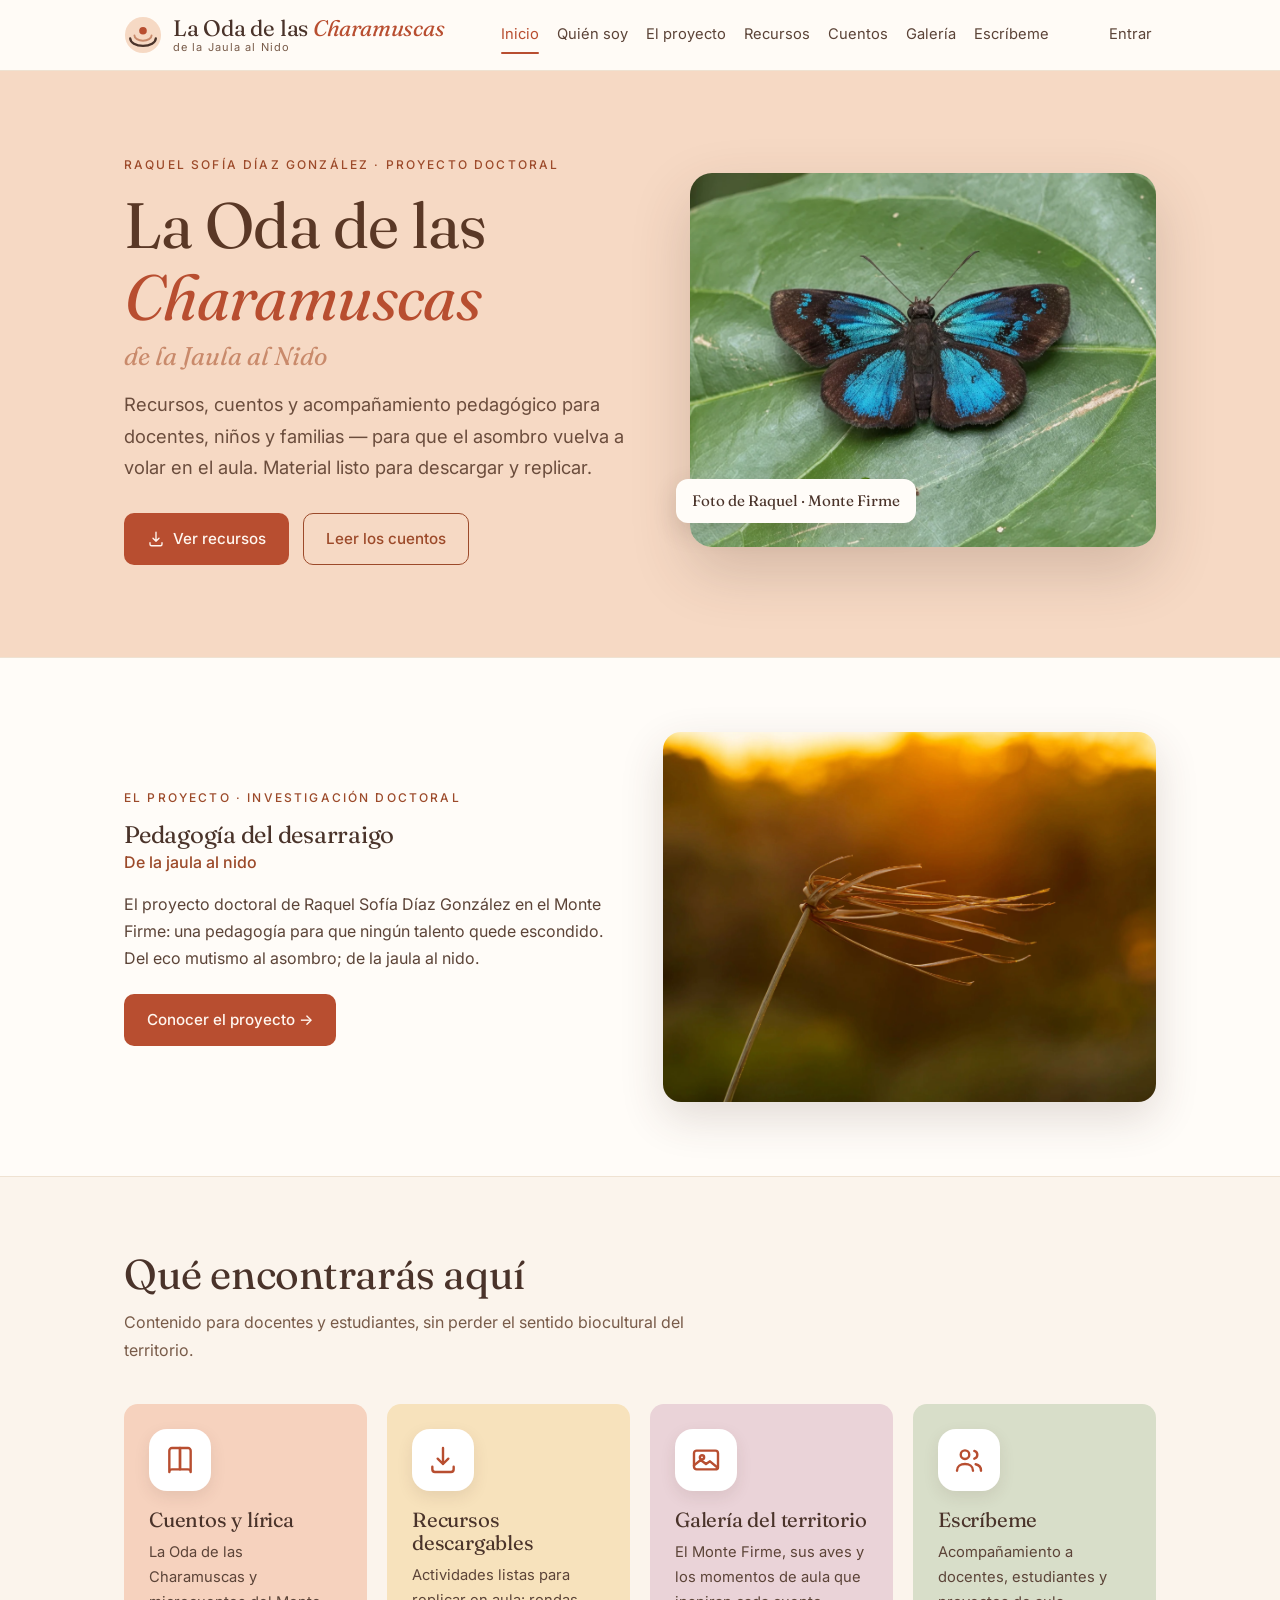
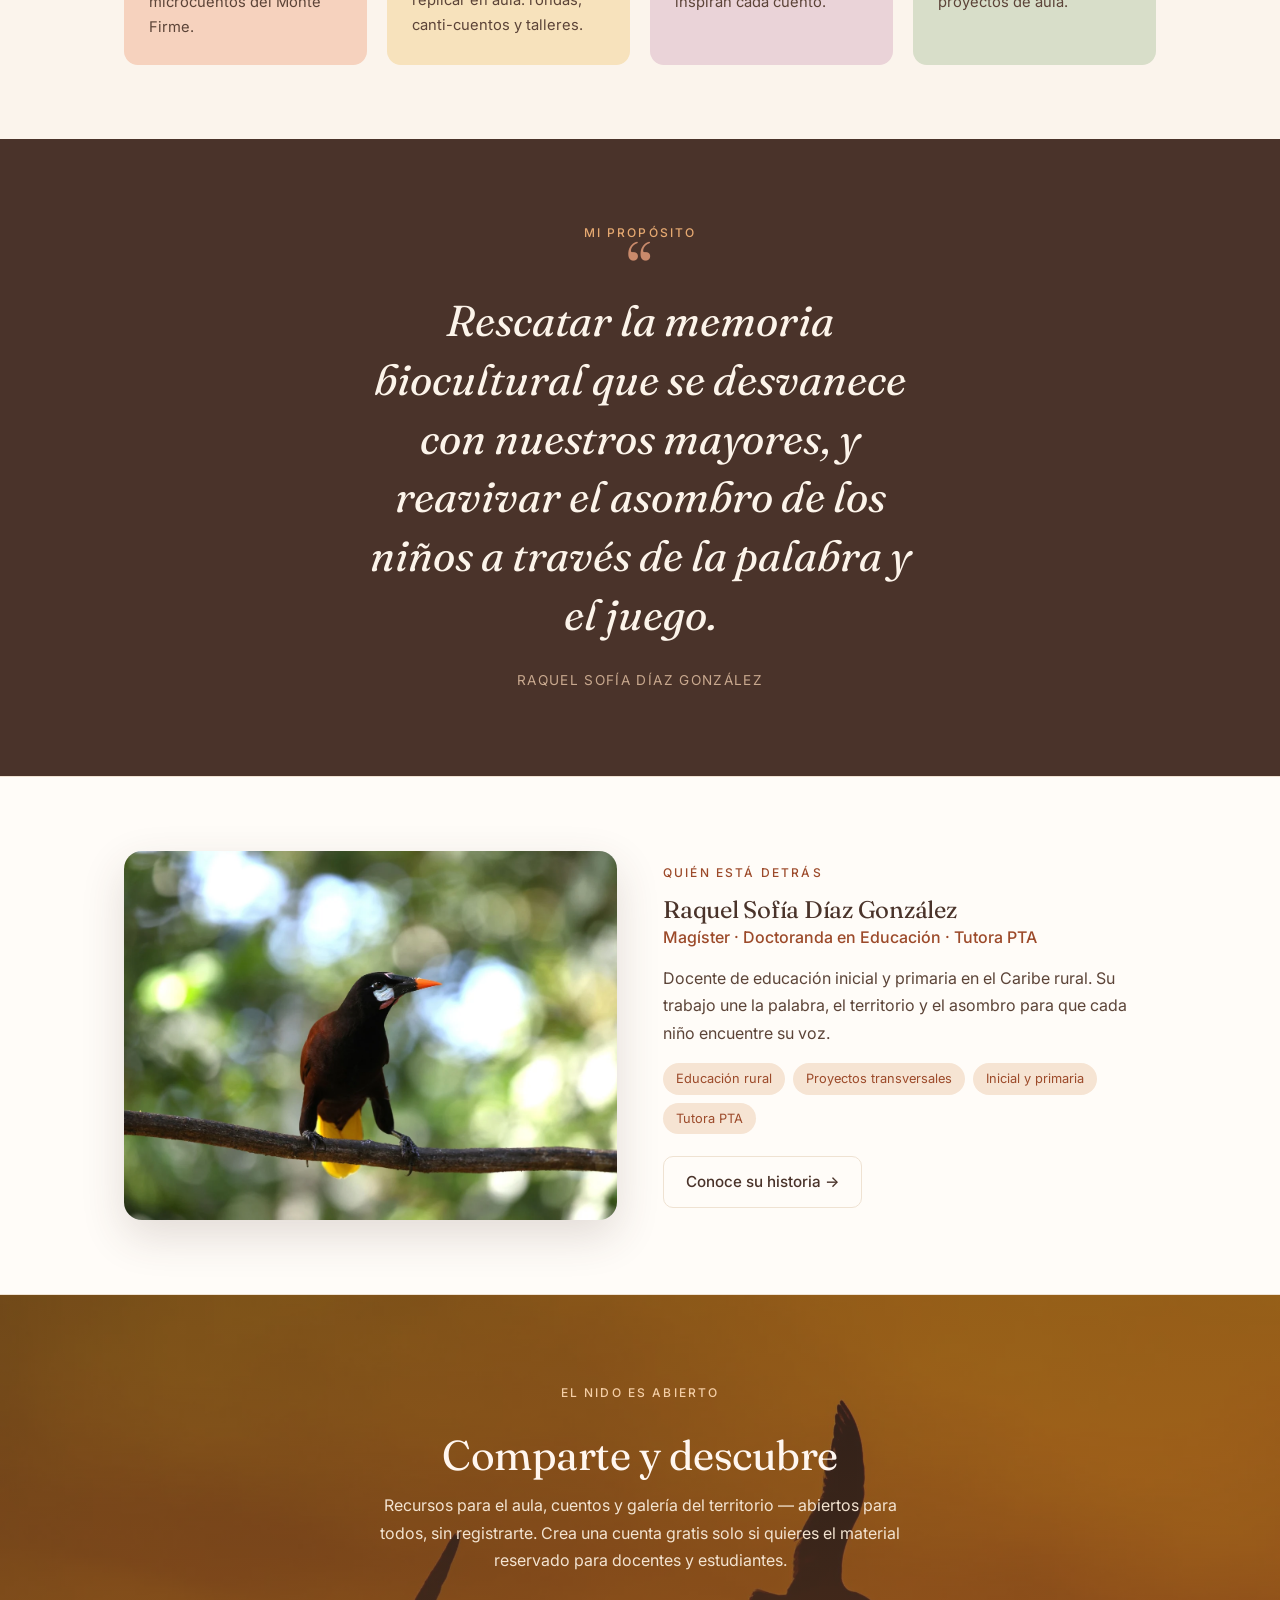
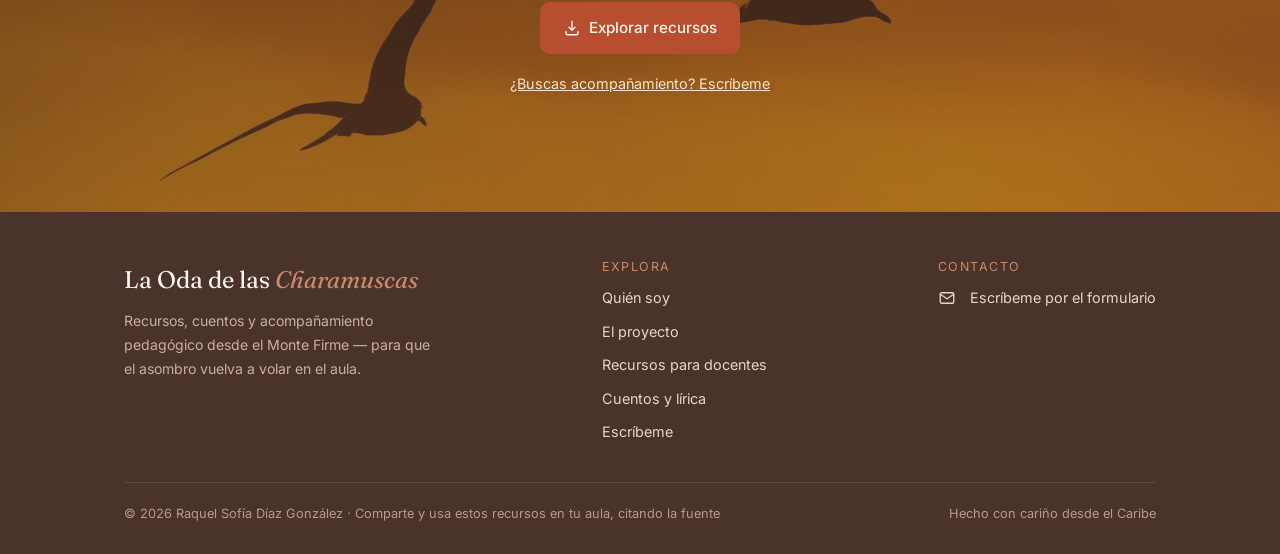
<file: index.html>
<!DOCTYPE html>
<html lang="es">
<head>
  <meta charset="UTF-8">
  <meta name="viewport" content="width=device-width, initial-scale=1">
  <title>La Oda de las Charamuscas · Raquel Sofía Díaz González — de la Jaula al Nido</title>
  <meta name="description" content="Recursos, cuentos y acompañamiento pedagógico desde el Monte Firme. Material para docentes, actividades para niños y un espacio para compartir.">
  <link rel="icon" href="assets/favicon.svg" type="image/svg+xml">
  <link rel="apple-touch-icon" href="assets/apple-touch-icon.png">
  <meta property="og:type" content="website">
  <meta property="og:title" content="La Oda de las Charamuscas · Raquel Sofía Díaz González">
  <meta property="og:description" content="Recursos, cuentos y acompañamiento pedagógico desde el Monte Firme. Material para docentes, actividades para niños y asesorías.">
  <meta property="og:image" content="https://laodadelascharamuscas.com/assets/og.png">
  <meta property="og:image:width" content="1200">
  <meta property="og:image:height" content="630">
  <meta property="og:url" content="https://laodadelascharamuscas.com/">
  <meta name="twitter:card" content="summary_large_image">
  <link rel="preconnect" href="https://fonts.googleapis.com">
  <link rel="preconnect" href="https://fonts.gstatic.com" crossorigin>
  <link href="https://fonts.googleapis.com/css2?family=Fraunces:ital,opsz,wght@0,9..144,400;0,9..144,500;1,9..144,400&family=Inter:wght@400;500;600&display=swap" rel="stylesheet">
  <link rel="stylesheet" href="css/styles.css?v=31">
</head>
<body data-page="index">
  <div data-include="partials/header.html?v=31"></div>

  <section class="hero">
    <div class="container hero-split">
      <div class="hero-copy">
        <p class="eyebrow">Raquel Sofía Díaz González · Proyecto doctoral</p>
        <h1 class="hero-title">La Oda de las <em>Charamuscas</em></h1>
        <p class="hero-tagline">de la Jaula al Nido</p>
        <p class="lead" data-edit="hero_subtitle">Recursos, cuentos y acompañamiento pedagógico para docentes, niños y familias — para que el asombro vuelva a volar en el aula. Material listo para descargar y replicar.</p>
        <div class="actions">
          <a class="btn btn-primary" href="recursos">
            <svg class="ico" viewBox="0 0 24 24" fill="none" stroke="currentColor" stroke-width="1.8" stroke-linecap="round" stroke-linejoin="round" aria-hidden="true"><path d="M12 3v12m0 0l-4-4m4 4l4-4M4 17v2a2 2 0 0 0 2 2h12a2 2 0 0 0 2-2v-2"/></svg>
            Ver recursos
          </a>
          <a class="btn btn-ghost" href="cuentos">Leer los cuentos</a>
        </div>
      </div>
      <figure class="hero-figure">
        <img src="assets/img/mariposa-hero.webp" alt="Mariposa azul posada en una hoja del Monte Firme, fotografía de Raquel" width="1152" height="864" data-edit-img="hero_image">
        <span class="tagpill" data-edit="hero_caption">Foto de Raquel · Monte Firme</span>
      </figure>
    </div>
  </section>

  <section class="section alt">
    <div class="container">
      <div class="feature rev reveal">
        <img src="assets/img/band-charamusca.webp" alt="Charamuscas doradas mecidas por la luz del atardecer" width="1400" height="933">
        <div class="feature-txt">
          <p class="eyebrow">El proyecto · Investigación doctoral</p>
          <h2>Pedagogía del desarraigo</h2>
          <p class="role">De la jaula al nido</p>
          <p>El proyecto doctoral de Raquel Sofía Díaz González en el Monte Firme: una pedagogía para que ningún talento quede escondido. Del eco mutismo al asombro; de la jaula al nido.</p>
          <div style="margin-top:22px"><a class="btn btn-primary" href="proyecto">Conocer el proyecto →</a></div>
        </div>
      </div>
    </div>
  </section>

  <section class="section">
    <div class="container">
      <div class="section-head reveal">
        <h2>Qué encontrarás aquí</h2>
        <p>Contenido para docentes y estudiantes, sin perder el sentido biocultural del territorio.</p>
      </div>
      <div class="grid grid-4">
        <a class="card acc-cuentos reveal" href="cuentos">
          <div class="ico-box"><svg viewBox="0 0 24 24" fill="none" stroke="currentColor" stroke-width="1.8" stroke-linecap="round" stroke-linejoin="round" aria-hidden="true"><path d="M4 5a2 2 0 0 1 2-2h6v16H6a2 2 0 0 0-2 2V5z"/><path d="M20 5a2 2 0 0 0-2-2h-6v16h6a2 2 0 0 1 2 2V5z"/></svg></div>
          <h3>Cuentos y lírica</h3>
          <p>La Oda de las Charamuscas y microcuentos del Monte Firme.</p>
        </a>
        <a class="card acc-recursos reveal" href="recursos">
          <div class="ico-box"><svg viewBox="0 0 24 24" fill="none" stroke="currentColor" stroke-width="1.8" stroke-linecap="round" stroke-linejoin="round" aria-hidden="true"><path d="M12 3v12m0 0l-4-4m4 4l4-4M4 17v2a2 2 0 0 0 2 2h12a2 2 0 0 0 2-2v-2"/></svg></div>
          <h3>Recursos descargables</h3>
          <p>Actividades listas para replicar en aula: rondas, canti-cuentos y talleres.</p>
        </a>
        <a class="card acc-ninos reveal" href="galeria">
          <div class="ico-box"><svg viewBox="0 0 24 24" fill="none" stroke="currentColor" stroke-width="1.8" stroke-linecap="round" stroke-linejoin="round" aria-hidden="true"><rect x="3" y="5" width="18" height="14" rx="2"/><circle cx="9" cy="10" r="1.6"/><path d="M3 16l5-4 4 3 3-2 6 5"/></svg></div>
          <h3>Galería del territorio</h3>
          <p>El Monte Firme, sus aves y los momentos de aula que inspiran cada cuento.</p>
        </a>
        <a class="card acc-asesorias reveal" href="asesorias">
          <div class="ico-box"><svg viewBox="0 0 24 24" fill="none" stroke="currentColor" stroke-width="1.8" stroke-linecap="round" stroke-linejoin="round" aria-hidden="true"><circle cx="9" cy="8" r="3.2"/><path d="M3 20c0-3.3 2.7-5 6-5s6 1.7 6 5"/><path d="M16 5.2A3 3 0 0 1 16 11M21 20c0-2.6-1.5-4.3-4-4.8"/></svg></div>
          <h3>Escríbeme</h3>
          <p>Acompañamiento a docentes, estudiantes y proyectos de aula.</p>
        </a>
      </div>
    </div>
  </section>

  <section class="manifiesto">
    <div class="container reveal">
      <p class="eyebrow">Mi propósito</p>
      <span class="qmark" aria-hidden="true">&ldquo;</span>
      <p class="frase" data-edit="proposito">Rescatar la memoria biocultural que se desvanece con nuestros mayores, y reavivar el asombro de los niños a través de la palabra y el juego.</p>
      <p class="firma">RAQUEL SOFÍA DÍAZ GONZÁLEZ</p>
    </div>
  </section>

  <section class="section alt">
    <div class="container">
      <div class="feature reveal">
        <img src="assets/img/feature-monte.webp" alt="Oropéndola posada en una rama del bosque seco del Monte Firme" width="1000" height="667">
        <div class="feature-txt">
          <p class="eyebrow">Quién está detrás</p>
          <h2>Raquel Sofía Díaz González</h2>
          <p class="role">Magíster · Doctoranda en Educación · Tutora PTA</p>
          <p>Docente de educación inicial y primaria en el Caribe rural. Su trabajo une la palabra, el territorio y el asombro para que cada niño encuentre su voz.</p>
          <div class="chips" style="margin-top:16px">
            <span class="chip">Educación rural</span>
            <span class="chip">Proyectos transversales</span>
            <span class="chip">Inicial y primaria</span>
            <span class="chip">Tutora PTA</span>
          </div>
          <div style="margin-top:22px"><a class="btn btn-light" href="quien-soy">Conoce su historia →</a></div>
        </div>
      </div>
    </div>
  </section>

  <section class="section" data-show-if="colaboradores" style="display:none">
    <div class="container reveal" style="text-align:center;max-width:62ch;margin:0 auto">
      <p class="eyebrow">Colaboradores</p>
      <h2 style="font-size:clamp(1.5rem,3.5vw,2.1rem);margin-bottom:14px">Quienes hacen posible este nido</h2>
      <p style="color:var(--text)" data-edit="colaboradores"></p>
    </div>
  </section>

  <section class="cta-band" style="background-image:url('assets/img/band-vuelo.webp')">
    <div class="container reveal">
      <p class="eyebrow">El nido es abierto</p>
      <h2>Comparte y descubre</h2>
      <p>Recursos para el aula, cuentos y galería del territorio — abiertos para todos, sin registrarte. Crea una cuenta gratis solo si quieres el material reservado para docentes y estudiantes.</p>
      <a class="btn btn-primary" href="recursos">
        <svg class="ico" viewBox="0 0 24 24" fill="none" stroke="currentColor" stroke-width="1.8" stroke-linecap="round" stroke-linejoin="round" aria-hidden="true"><path d="M12 3v12m0 0l-4-4m4 4l4-4M4 17v2a2 2 0 0 0 2 2h12a2 2 0 0 0 2-2v-2"/></svg>
        Explorar recursos
      </a>
      <p style="margin-top:18px;font-size:.9rem"><a href="asesorias" style="color:#F3E3D0;text-decoration:underline">¿Buscas acompañamiento? Escríbeme</a></p>
    </div>
  </section>

  <div data-include="partials/footer.html?v=31"></div>

  <script src="js/config.js?v=31"></script>
  <script src="js/store.js?v=31"></script>
  <script src="js/main.js?v=31"></script>
</body>
</html>
</file>
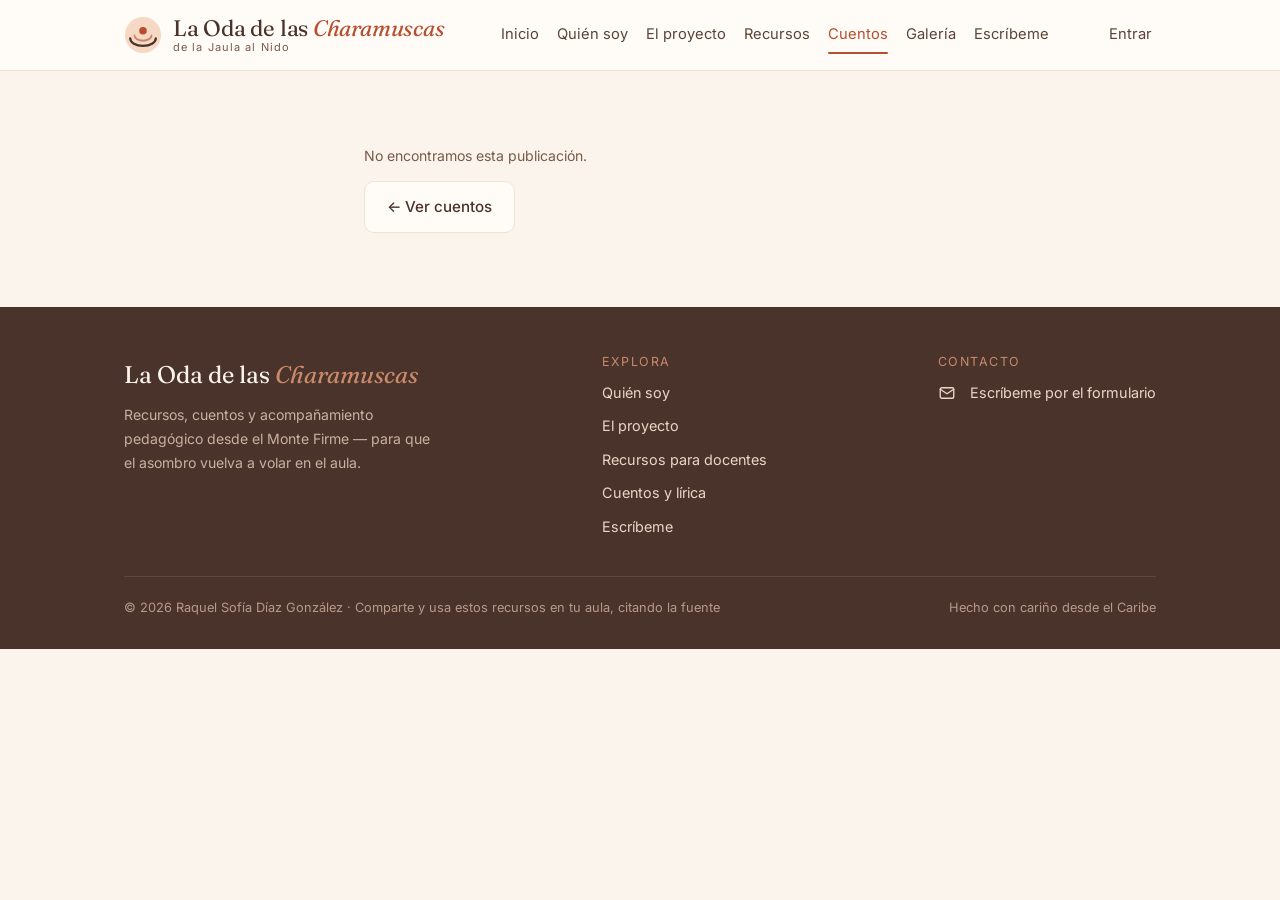
<file: articulo.html>
<!DOCTYPE html>
<html lang="es">
<head>
  <meta charset="UTF-8">
  <meta name="viewport" content="width=device-width, initial-scale=1">
  <title>Lectura · La Oda de las Charamuscas</title>
  <meta name="description" content="Cuentos y artículos de Raquel Sofía Díaz González.">
  <link rel="icon" href="assets/favicon.svg" type="image/svg+xml">
  <link rel="apple-touch-icon" href="assets/apple-touch-icon.png">
  <link href="https://fonts.googleapis.com/css2?family=Fraunces:ital,opsz,wght@0,9..144,400;0,9..144,500;1,9..144,400&family=Inter:wght@400;500;600&display=swap" rel="stylesheet">
  <link rel="stylesheet" href="css/styles.css?v=31">
</head>
<body data-page="cuentos">
  <div data-include="partials/header.html?v=31"></div>

  <section class="section">
    <div id="article"><div class="container"><p class="note">Cargando…</p></div></div>
  </section>

  <div data-include="partials/footer.html?v=31"></div>

  <script src="js/config.js?v=31"></script>
  <script src="js/store.js?v=31"></script>
  <script src="js/public.js?v=31"></script>
  <script src="js/main.js?v=31"></script>
</body>
</html>
</file>
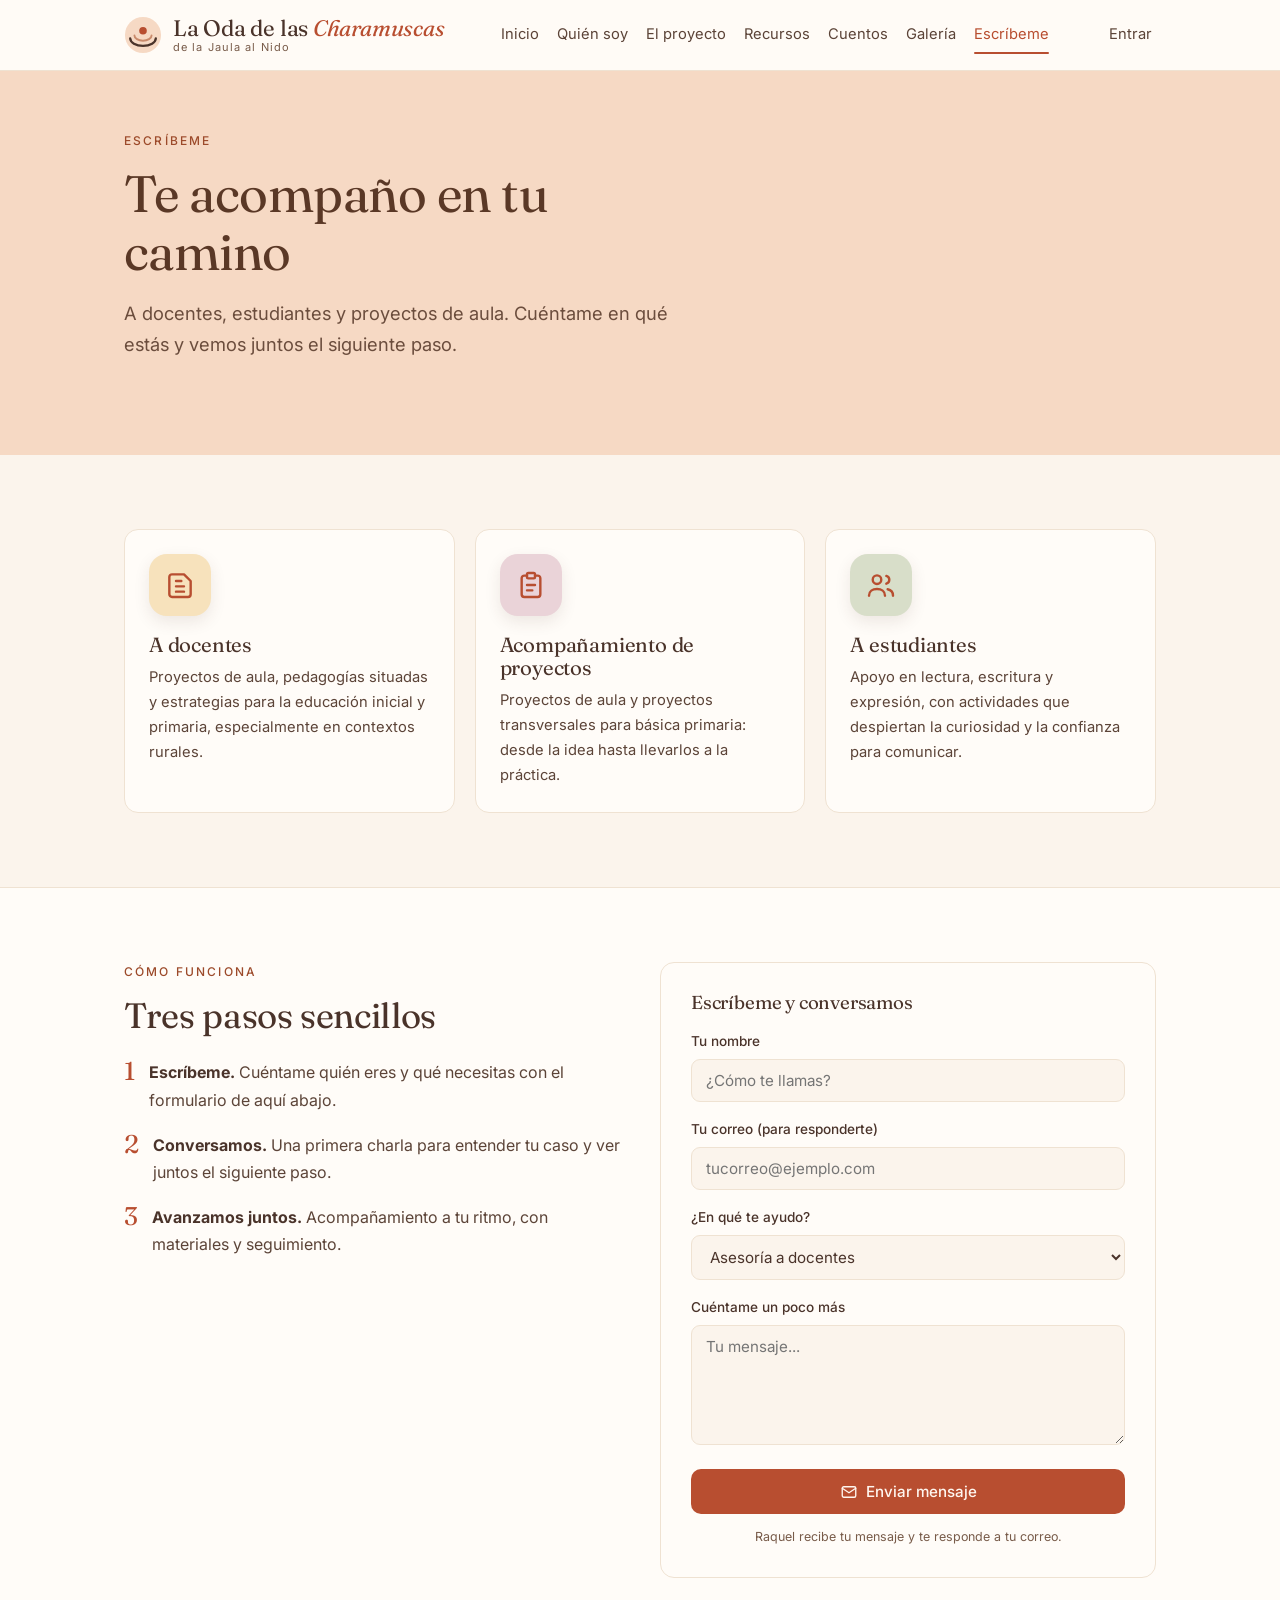
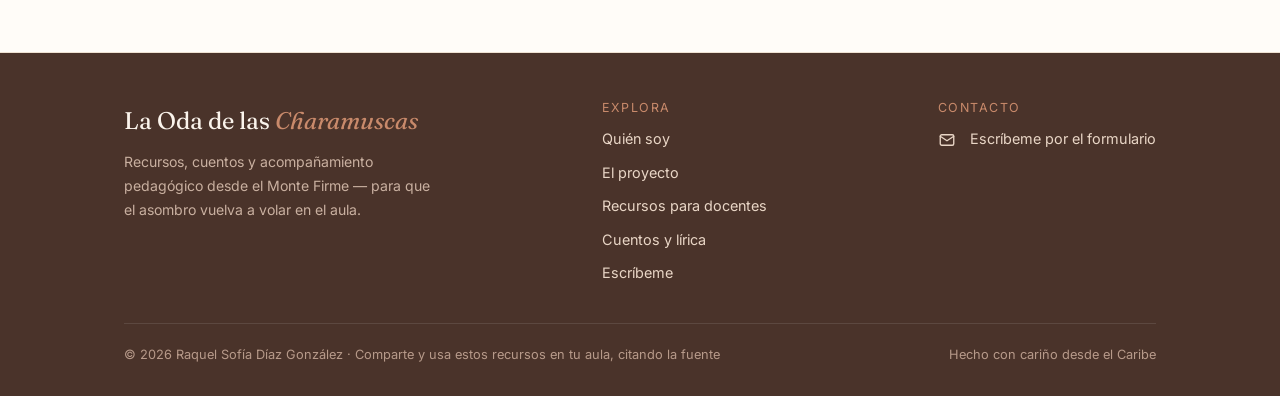
<file: asesorias.html>
<!DOCTYPE html>
<html lang="es">
<head>
  <meta charset="UTF-8">
  <meta name="viewport" content="width=device-width, initial-scale=1">
  <title>Escríbeme · Raquel Sofía Díaz González</title>
  <meta name="description" content="Asesorías a docentes y apoyo a estudiantes en educación rural y proyectos de aula. Escríbeme por el formulario y te respondo a tu correo.">
  <link rel="icon" href="assets/favicon.svg" type="image/svg+xml">
  <link rel="apple-touch-icon" href="assets/apple-touch-icon.png">
  <meta property="og:type" content="website">
  <meta property="og:title" content="Escríbeme · Raquel Sofía Díaz González">
  <meta property="og:description" content="Asesorías a docentes y apoyo a estudiantes en educación rural y proyectos de aula.">
  <meta property="og:image" content="https://laodadelascharamuscas.com/assets/og.png">
  <meta property="og:image:width" content="1200">
  <meta property="og:image:height" content="630">
  <meta property="og:url" content="https://laodadelascharamuscas.com/asesorias">
  <meta name="twitter:card" content="summary_large_image">
  <link rel="preconnect" href="https://fonts.googleapis.com">
  <link rel="preconnect" href="https://fonts.gstatic.com" crossorigin>
  <link href="https://fonts.googleapis.com/css2?family=Fraunces:ital,opsz,wght@0,9..144,400;0,9..144,500;1,9..144,400&family=Inter:wght@400;500;600&display=swap" rel="stylesheet">
  <link rel="stylesheet" href="css/styles.css?v=31">
</head>
<body data-page="asesorias">
  <div data-include="partials/header.html?v=31"></div>

  <section class="hero" style="padding:60px 0 64px">
    <div class="container">
      <p class="eyebrow">Escríbeme</p>
      <h1 style="font-size:clamp(2rem,5vw,3.2rem)">Te acompaño en tu camino</h1>
      <p class="lead" style="color:#6B4D3D">A docentes, estudiantes y proyectos de aula. Cuéntame en qué estás y vemos juntos el siguiente paso.</p>
    </div>
  </section>

  <section class="section">
    <div class="container">
      <div class="grid grid-3">
        <div class="card reveal">
          <div class="ico-box" style="background:var(--acc-recursos)"><svg viewBox="0 0 24 24" fill="none" stroke="currentColor" stroke-width="1.8" stroke-linecap="round" stroke-linejoin="round" aria-hidden="true"><path d="M4 19V6a2 2 0 0 1 2-2h9l5 5v10a2 2 0 0 1-2 2H6a2 2 0 0 1-2-2z"/><path d="M9 9h4M9 13h6M9 17h6"/></svg></div>
          <h3>A docentes</h3>
          <p>Proyectos de aula, pedagogías situadas y estrategias para la educación inicial y primaria, especialmente en contextos rurales.</p>
        </div>
        <div class="card reveal">
          <div class="ico-box" style="background:var(--acc-ninos)"><svg viewBox="0 0 24 24" fill="none" stroke="currentColor" stroke-width="1.8" stroke-linecap="round" stroke-linejoin="round" aria-hidden="true"><path d="M9 5H7a2 2 0 0 0-2 2v12a2 2 0 0 0 2 2h10a2 2 0 0 0 2-2V7a2 2 0 0 0-2-2h-2"/><rect x="9" y="3" width="6" height="4" rx="1"/><path d="M9 12h6M9 16h4"/></svg></div>
          <h3>Acompañamiento de proyectos</h3>
          <p>Proyectos de aula y proyectos transversales para básica primaria: desde la idea hasta llevarlos a la práctica.</p>
        </div>
        <div class="card reveal">
          <div class="ico-box" style="background:var(--acc-asesorias)"><svg viewBox="0 0 24 24" fill="none" stroke="currentColor" stroke-width="1.8" stroke-linecap="round" stroke-linejoin="round" aria-hidden="true"><circle cx="9" cy="8" r="3.2"/><path d="M3 20c0-3.3 2.7-5 6-5s6 1.7 6 5"/><path d="M16 5.2A3 3 0 0 1 16 11M21 20c0-2.6-1.5-4.3-4-4.8"/></svg></div>
          <h3>A estudiantes</h3>
          <p>Apoyo en lectura, escritura y expresión, con actividades que despiertan la curiosidad y la confianza para comunicar.</p>
        </div>
      </div>
    </div>
  </section>

  <section class="section alt">
    <div class="container">
      <div class="grid grid-2" style="align-items:start;gap:40px">
        <div class="reveal">
          <p class="eyebrow">Cómo funciona</p>
          <h2 style="font-size:clamp(1.6rem,3.5vw,2.2rem);margin-bottom:24px">Tres pasos sencillos</h2>
          <div style="display:grid;gap:18px">
            <div style="display:flex;gap:14px"><span style="font-family:var(--serif);font-size:1.6rem;color:var(--primary);line-height:1">1</span><p><strong style="color:var(--ink)">Escríbeme.</strong> Cuéntame quién eres y qué necesitas con el formulario de aquí abajo.</p></div>
            <div style="display:flex;gap:14px"><span style="font-family:var(--serif);font-size:1.6rem;color:var(--primary);line-height:1">2</span><p><strong style="color:var(--ink)">Conversamos.</strong> Una primera charla para entender tu caso y ver juntos el siguiente paso.</p></div>
            <div style="display:flex;gap:14px"><span style="font-family:var(--serif);font-size:1.6rem;color:var(--primary);line-height:1">3</span><p><strong style="color:var(--ink)">Avanzamos juntos.</strong> Acompañamiento a tu ritmo, con materiales y seguimiento.</p></div>
          </div>
        </div>

        <div class="form-wrap reveal">
          <h3 style="margin-bottom:16px">Escríbeme y conversamos</h3>
          <form id="asesoriaForm">
            <div class="field">
              <label for="nombre">Tu nombre</label>
              <input id="nombre" name="nombre" type="text" placeholder="¿Cómo te llamas?" required>
            </div>
            <div class="field">
              <label for="correo">Tu correo (para responderte)</label>
              <input id="correo" name="correo" type="email" placeholder="tucorreo@ejemplo.com" required>
            </div>
            <div class="field">
              <label for="tipo">¿En qué te ayudo?</label>
              <select id="tipo" name="tipo">
                <option>Asesoría a docentes</option>
                <option>Acompañamiento de proyectos</option>
                <option>Asesoría a estudiantes</option>
                <option>Otra cosa</option>
              </select>
            </div>
            <div class="field">
              <label for="mensaje">Cuéntame un poco más</label>
              <textarea id="mensaje" name="mensaje" placeholder="Tu mensaje..."></textarea>
            </div>
            <button class="btn btn-primary" type="submit" style="width:100%;justify-content:center">
              <svg class="ico" viewBox="0 0 24 24" fill="none" stroke="currentColor" stroke-width="1.8" stroke-linecap="round" stroke-linejoin="round" aria-hidden="true"><rect x="3" y="5" width="18" height="14" rx="2"/><path d="M3 7l9 6 9-6"/></svg>
              Enviar mensaje
            </button>
            <p style="font-size:.78rem;color:var(--muted);text-align:center;margin-top:12px">Raquel recibe tu mensaje y te responde a tu correo.</p>
            <div id="formMsg" class="msg" style="display:none;margin-top:12px"></div>
          </form>
        </div>
      </div>
    </div>
  </section>

  <div data-include="partials/footer.html?v=31"></div>
  <script src="js/config.js?v=31"></script>
  <script src="js/store.js?v=31"></script>
  <script src="js/main.js?v=31"></script>
</body>
</html>
</file>
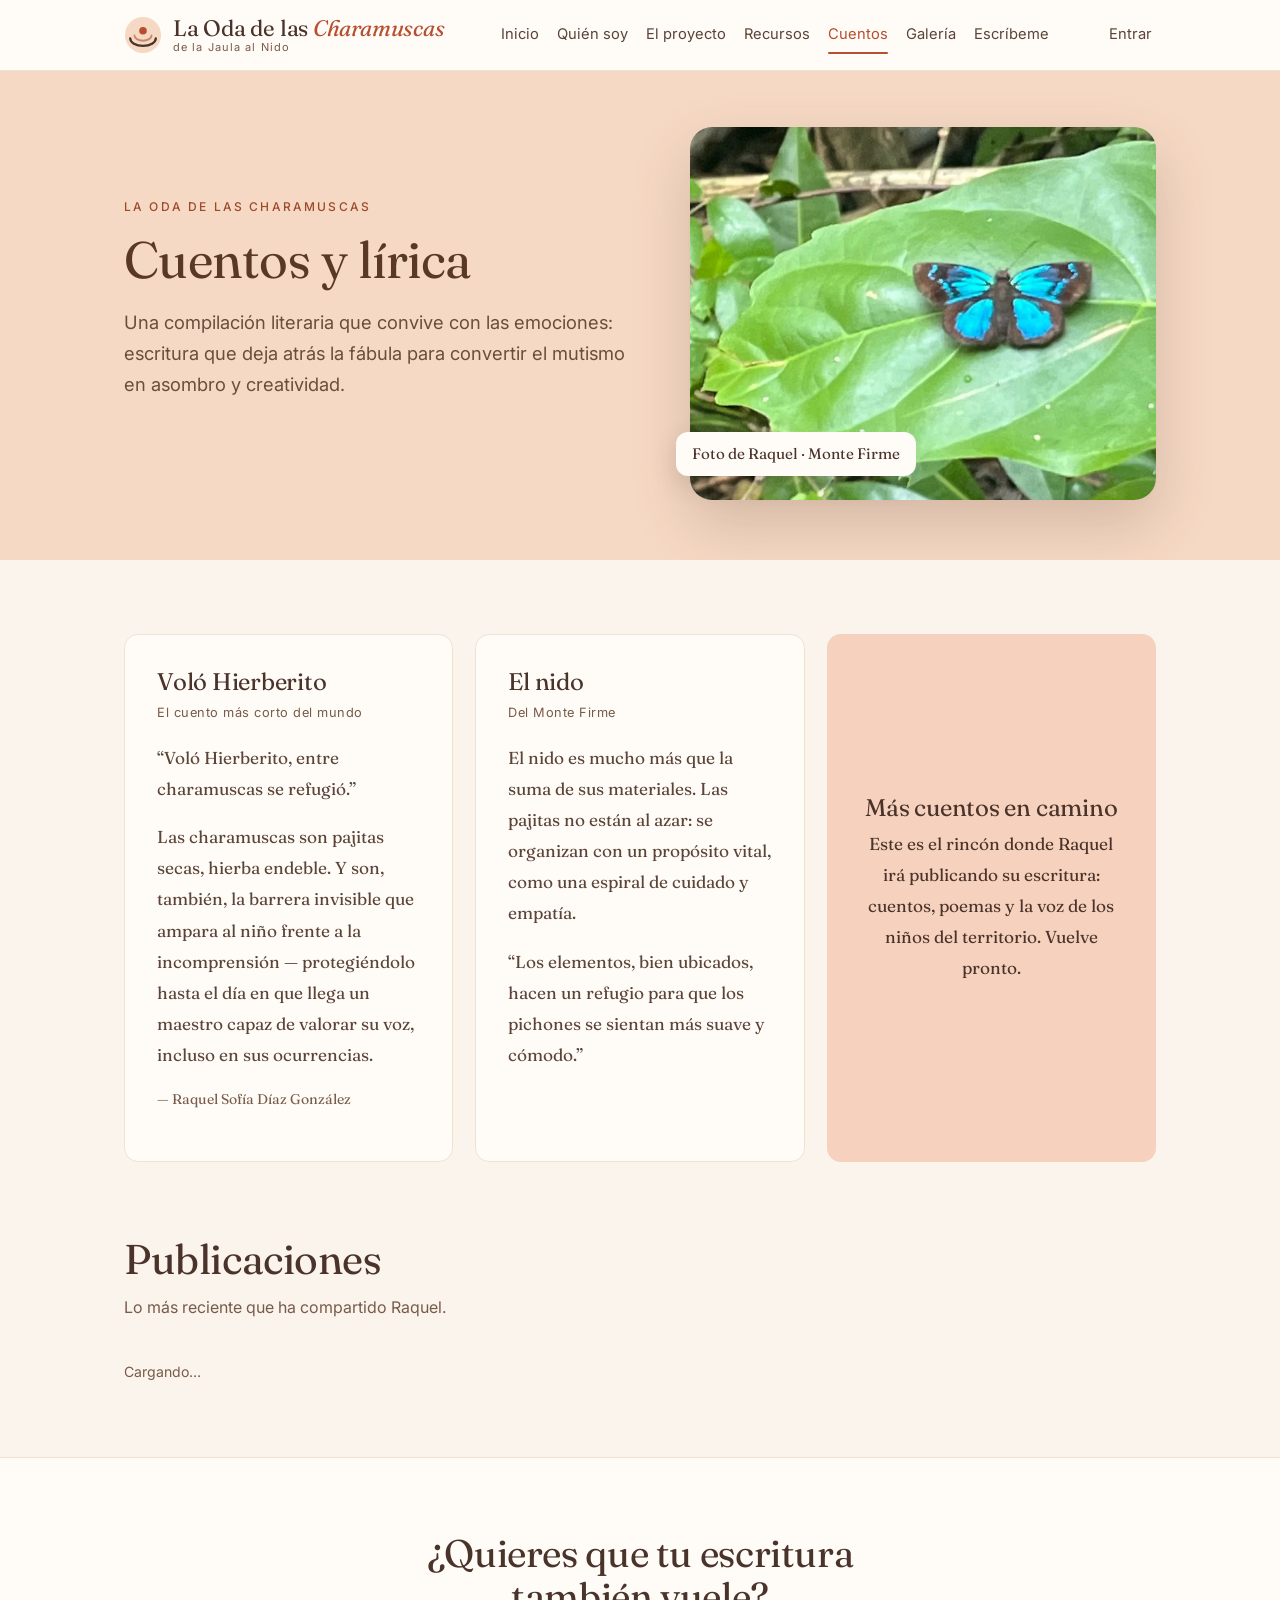
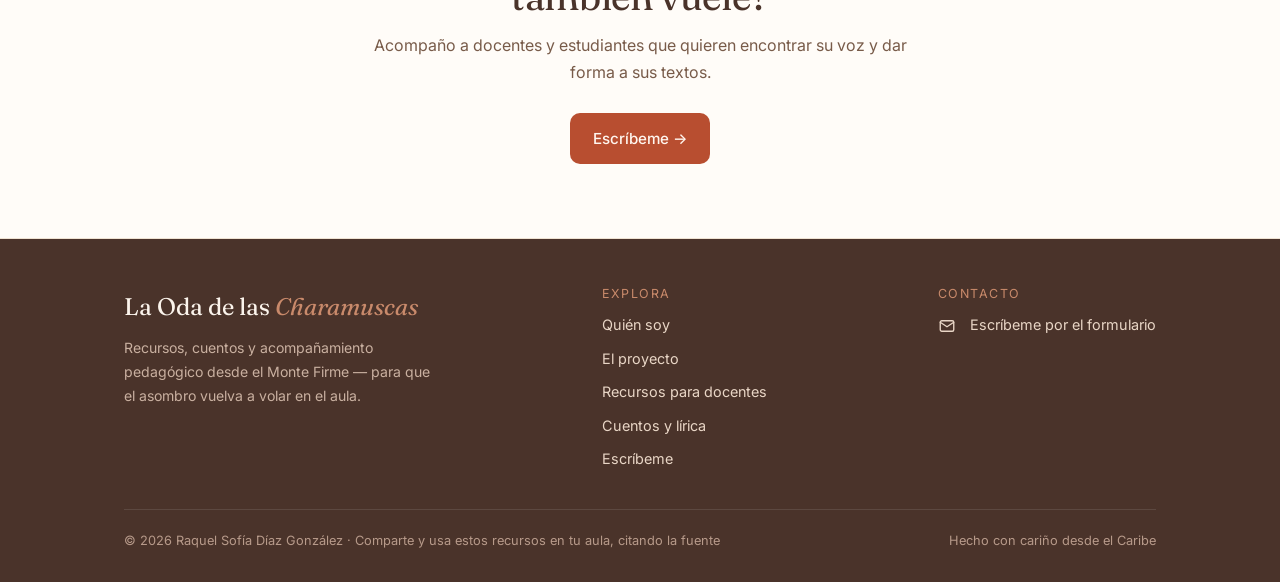
<file: cuentos.html>
<!DOCTYPE html>
<html lang="es">
<head>
  <meta charset="UTF-8">
  <meta name="viewport" content="width=device-width, initial-scale=1">
  <title>Cuentos y lírica · La Oda de las Charamuscas</title>
  <meta name="description" content="La Oda de las Charamuscas y microcuentos del Monte Firme. La voz literaria de Raquel Sofía Díaz González: escritura que convierte el mutismo en asombro.">
  <link rel="icon" href="assets/favicon.svg" type="image/svg+xml">
  <link rel="apple-touch-icon" href="assets/apple-touch-icon.png">
  <meta property="og:type" content="website">
  <meta property="og:title" content="Cuentos y lírica · La Oda de las Charamuscas">
  <meta property="og:description" content="La Oda de las Charamuscas y microcuentos del Monte Firme. La voz literaria de Raquel Sofía Díaz González.">
  <meta property="og:image" content="https://laodadelascharamuscas.com/assets/og.png">
  <meta property="og:image:width" content="1200">
  <meta property="og:image:height" content="630">
  <meta property="og:url" content="https://laodadelascharamuscas.com/cuentos">
  <meta name="twitter:card" content="summary_large_image">
  <link rel="preconnect" href="https://fonts.googleapis.com">
  <link rel="preconnect" href="https://fonts.gstatic.com" crossorigin>
  <link href="https://fonts.googleapis.com/css2?family=Fraunces:ital,opsz,wght@0,9..144,400;0,9..144,500;1,9..144,400&family=Inter:wght@400;500;600&display=swap" rel="stylesheet">
  <link rel="stylesheet" href="css/styles.css?v=31">
</head>
<body data-page="cuentos">
  <div data-include="partials/header.html?v=31"></div>

  <section class="hero" style="padding:56px 0 60px">
    <div class="container hero-split">
      <div class="hero-copy">
        <p class="eyebrow">La Oda de las Charamuscas</p>
        <h1 style="font-size:clamp(2rem,5vw,3.2rem)">Cuentos y lírica</h1>
        <p class="lead" style="color:#6B4D3D" data-edit="cuentos_intro">Una compilación literaria que convive con las emociones: escritura que deja atrás la fábula para convertir el mutismo en asombro y creatividad.</p>
      </div>
      <figure class="hero-figure">
        <img src="assets/img/mariposa-cuentos.webp" alt="Mariposa azul sobre una hoja en el Monte Firme, fotografía de Raquel" width="960" height="640">
        <span class="tagpill">Foto de Raquel · Monte Firme</span>
      </figure>
    </div>
  </section>

  <section class="section">
    <div class="container">
      <div class="cuento-grid">
        <div class="cuento-card reveal">
          <h3>Voló Hierberito</h3>
          <p class="meta">El cuento más corto del mundo</p>
          <div class="body">
            <p>“Voló Hierberito, entre charamuscas se refugió.”</p>
            <p>Las charamuscas son pajitas secas, hierba endeble. Y son, también, la barrera invisible que ampara al niño frente a la incomprensión — protegiéndolo hasta el día en que llega un maestro capaz de valorar su voz, incluso en sus ocurrencias.</p>
            <p style="font-size:.88rem;color:var(--muted);margin-top:6px">— Raquel Sofía Díaz González</p>
          </div>
        </div>

        <div class="cuento-card reveal">
          <h3>El nido</h3>
          <p class="meta">Del Monte Firme</p>
          <div class="body">
            <p>El nido es mucho más que la suma de sus materiales. Las pajitas no están al azar: se organizan con un propósito vital, como una espiral de cuidado y empatía.</p>
            <p>“Los elementos, bien ubicados, hacen un refugio para que los pichones se sientan más suave y cómodo.”</p>
          </div>
        </div>

        <div class="cuento-card reveal" style="background:var(--acc-cuentos);border-color:transparent;text-align:center;display:flex;flex-direction:column;justify-content:center">
          <h3>Más cuentos en camino</h3>
          <div class="body" style="color:var(--ink)">
            <p>Este es el rincón donde Raquel irá publicando su escritura: cuentos, poemas y la voz de los niños del territorio. Vuelve pronto.</p>
          </div>
        </div>
      </div>
    </div>
  </section>

  <section class="section" style="padding-top:0">
    <div class="container">
      <div class="section-head reveal"><h2>Publicaciones</h2><p>Lo más reciente que ha compartido Raquel.</p></div>
      <div id="cuentosDinamicos"><p class="note">Cargando…</p></div>
    </div>
  </section>

  <section class="section alt">
    <div class="container" style="text-align:center">
      <div class="reveal" style="max-width:56ch;margin:0 auto">
        <h2 style="font-size:clamp(1.7rem,4vw,2.4rem);margin-bottom:14px">¿Quieres que tu escritura también vuele?</h2>
        <p style="color:var(--muted);margin-bottom:26px">Acompaño a docentes y estudiantes que quieren encontrar su voz y dar forma a sus textos.</p>
        <a class="btn btn-primary" href="asesorias">Escríbeme →</a>
      </div>
    </div>
  </section>

  <div data-include="partials/footer.html?v=31"></div>
  <script src="js/config.js?v=31"></script>
  <script src="js/store.js?v=31"></script>
  <script src="js/public.js?v=31"></script>
  <script src="js/main.js?v=31"></script>
</body>
</html>
</file>
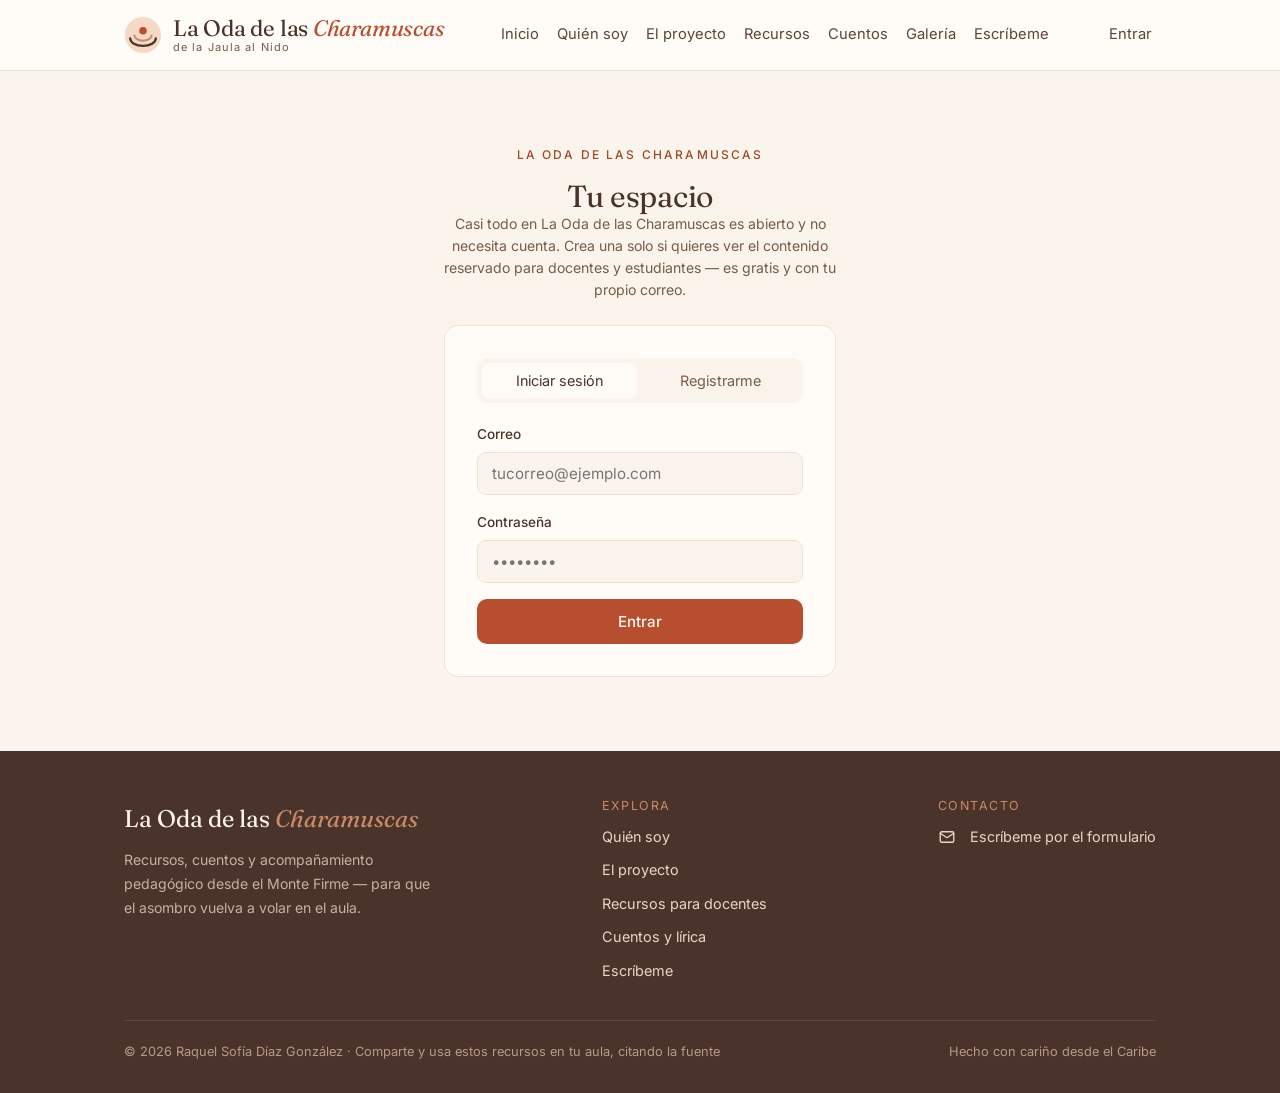
<file: entrar.html>
<!DOCTYPE html>
<html lang="es">
<head>
  <meta charset="UTF-8">
  <meta name="viewport" content="width=device-width, initial-scale=1">
  <title>Entrar · La Oda de las Charamuscas</title>
  <meta name="description" content="Inicia sesión o regístrate en La Oda de las Charamuscas.">
  <meta name="robots" content="noindex">
  <link rel="icon" href="assets/favicon.svg" type="image/svg+xml">
  <link rel="apple-touch-icon" href="assets/apple-touch-icon.png">
  <link href="https://fonts.googleapis.com/css2?family=Fraunces:ital,opsz,wght@0,9..144,400;0,9..144,500;1,9..144,400&family=Inter:wght@400;500;600&display=swap" rel="stylesheet">
  <link rel="stylesheet" href="css/styles.css?v=31">
</head>
<body data-page="entrar">
  <div data-include="partials/header.html?v=31"></div>

  <section class="section">
    <div class="container auth-wrap">
      <div style="text-align:center;margin-bottom:24px">
        <p class="eyebrow" style="display:block">La Oda de las Charamuscas</p>
        <h1 style="font-size:1.9rem">Tu espacio</h1>
        <p class="note">Casi todo en La Oda de las Charamuscas es abierto y no necesita cuenta. Crea una solo si quieres ver el contenido reservado para docentes y estudiantes — es gratis y con tu propio correo.</p>
      </div>

      <div class="auth-card">
        <div class="auth-tabs">
          <button id="tabLogin" class="active">Iniciar sesión</button>
          <button id="tabSignup">Registrarme</button>
        </div>

        <div id="msg" class="msg" style="display:none"></div>

        <form id="loginForm">
          <div class="field"><label for="le">Correo</label><input id="le" name="email" type="email" required placeholder="tucorreo@ejemplo.com"></div>
          <div class="field"><label for="lp">Contraseña</label><input id="lp" name="password" type="password" required placeholder="••••••••"></div>
          <button class="btn btn-primary" type="submit" style="width:100%;justify-content:center">Entrar</button>
        </form>

        <form id="signupForm" style="display:none">
          <div class="field"><label for="sn">Tu nombre</label><input id="sn" name="name" type="text" required placeholder="Nombre y apellido"></div>
          <div class="field"><label for="st">¿Quién eres?</label><select id="st" name="tipo"><option value="docente">Docente</option><option value="estudiante">Estudiante</option><option value="familia">Familia / acudiente</option><option value="otro">Otro</option></select></div>
          <div class="field"><label for="se">Correo</label><input id="se" name="email" type="email" required placeholder="tucorreo@ejemplo.com"></div>
          <div class="field"><label for="sp">Crea una contraseña</label><input id="sp" name="password" type="password" required minlength="6" placeholder="Mínimo 6 caracteres"></div>
          <button class="btn btn-primary" type="submit" style="width:100%;justify-content:center">Crear cuenta</button>
        </form>

        <div id="demoBox" class="demo-tip" style="display:none">
          <strong>Modo demo</strong> — aún sin backend. Prueba entrando como:
          <div style="display:flex;gap:8px;margin-top:10px;flex-wrap:wrap">
            <button class="btn btn-light" id="demoAdmin" type="button" style="font-size:.82rem;padding:8px 14px">Entrar como Raquel</button>
            <button class="btn btn-light" id="demoStu" type="button" style="font-size:.82rem;padding:8px 14px">Entrar como estudiante</button>
          </div>
        </div>
      </div>
    </div>
  </section>

  <div data-include="partials/footer.html?v=31"></div>

  <script src="js/config.js?v=31"></script>
  <script src="js/store.js?v=31"></script>
  <script src="js/main.js?v=31"></script>
  <script>
    (async () => {
      await Store.ready;
      const $ = (id) => document.getElementById(id);
      const msg = $('msg');
      const show = (t, cls) => { msg.textContent = t; msg.className = 'msg ' + cls; msg.style.display = 'block'; };
      const goAfter = () => { const u = Store.auth.user(); location.href = (u && u.role === 'admin') ? 'panel' : '/'; };

      if (Store.auth.user()) goAfter();

      $('tabLogin').addEventListener('click', () => { $('tabLogin').classList.add('active'); $('tabSignup').classList.remove('active'); $('loginForm').style.display = ''; $('signupForm').style.display = 'none'; msg.style.display = 'none'; });
      $('tabSignup').addEventListener('click', () => { $('tabSignup').classList.add('active'); $('tabLogin').classList.remove('active'); $('signupForm').style.display = ''; $('loginForm').style.display = 'none'; msg.style.display = 'none'; });

      $('loginForm').addEventListener('submit', async (e) => {
        e.preventDefault();
        const r = await Store.auth.signIn($('le').value.trim(), $('lp').value);
        if (r.error) return show(r.error, 'err');
        goAfter();
      });

      $('signupForm').addEventListener('submit', async (e) => {
        e.preventDefault();
        const r = await Store.auth.signUp($('se').value.trim(), $('sp').value, $('sn').value.trim(), $('st').value);
        if (r.error) return show(r.error, 'err');
        const esc = (s) => (s || '').replace(/[&<>"]/g, c => ({ '&': '&amp;', '<': '&lt;', '>': '&gt;', '"': '&quot;' }[c]));
        const email = $('se').value.trim();
        // Cuenta creada → ocultamos el formulario y dejamos SOLO el mensaje de confirmación
        document.querySelector('.auth-tabs').style.display = 'none';
        $('loginForm').style.display = 'none';
        $('signupForm').style.display = 'none';
        $('demoBox').style.display = 'none';
        msg.className = 'msg ok'; msg.style.display = 'block';
        if (r.needsConfirm) {
          msg.innerHTML = '<div style="text-align:center">'
            + '<div style="font-size:1.9rem;line-height:1;margin-bottom:10px">📬</div>'
            + '<strong style="font-size:1.2rem;display:block;margin-bottom:10px;color:var(--ink)">¡Revisa tu correo!</strong>'
            + '<p style="margin:0 0 6px">Te enviamos un enlace de confirmación a:</p>'
            + '<p style="margin:0 0 14px;font-weight:600;color:var(--ink)">' + esc(email) + '</p>'
            + '<p style="margin:0 0 20px;color:var(--muted);font-size:.9rem;line-height:1.5">Ábrelo y haz clic en <strong>“Confirmar mi cuenta”</strong>.<br>Si no lo ves, revisa la carpeta de spam.</p>'
            + '<a href="/" class="btn btn-light" style="justify-content:center">← Volver al inicio</a>'
            + '</div>';
        } else {
          msg.innerHTML = '<div style="text-align:center">'
            + '<strong style="font-size:1.2rem;display:block;margin-bottom:10px;color:var(--ink)">✓ ¡Cuenta creada!</strong>'
            + '<p style="margin:0 0 18px">Ya tienes acceso a todo lo abierto y al material de tu grupo.</p>'
            + '<a href="/" class="btn btn-primary" style="justify-content:center">Ir al inicio →</a>'
            + '</div>';
        }
      });

      if (Store.mode === 'demo') {
        $('demoBox').style.display = 'block';
        $('demoAdmin').addEventListener('click', async () => { await Store.auth.demoLogin('admin'); location.href = 'panel'; });
        $('demoStu').addEventListener('click', async () => { await Store.auth.demoLogin('member'); location.href = '/'; });
      }
    })();
  </script>
</body>
</html>
</file>
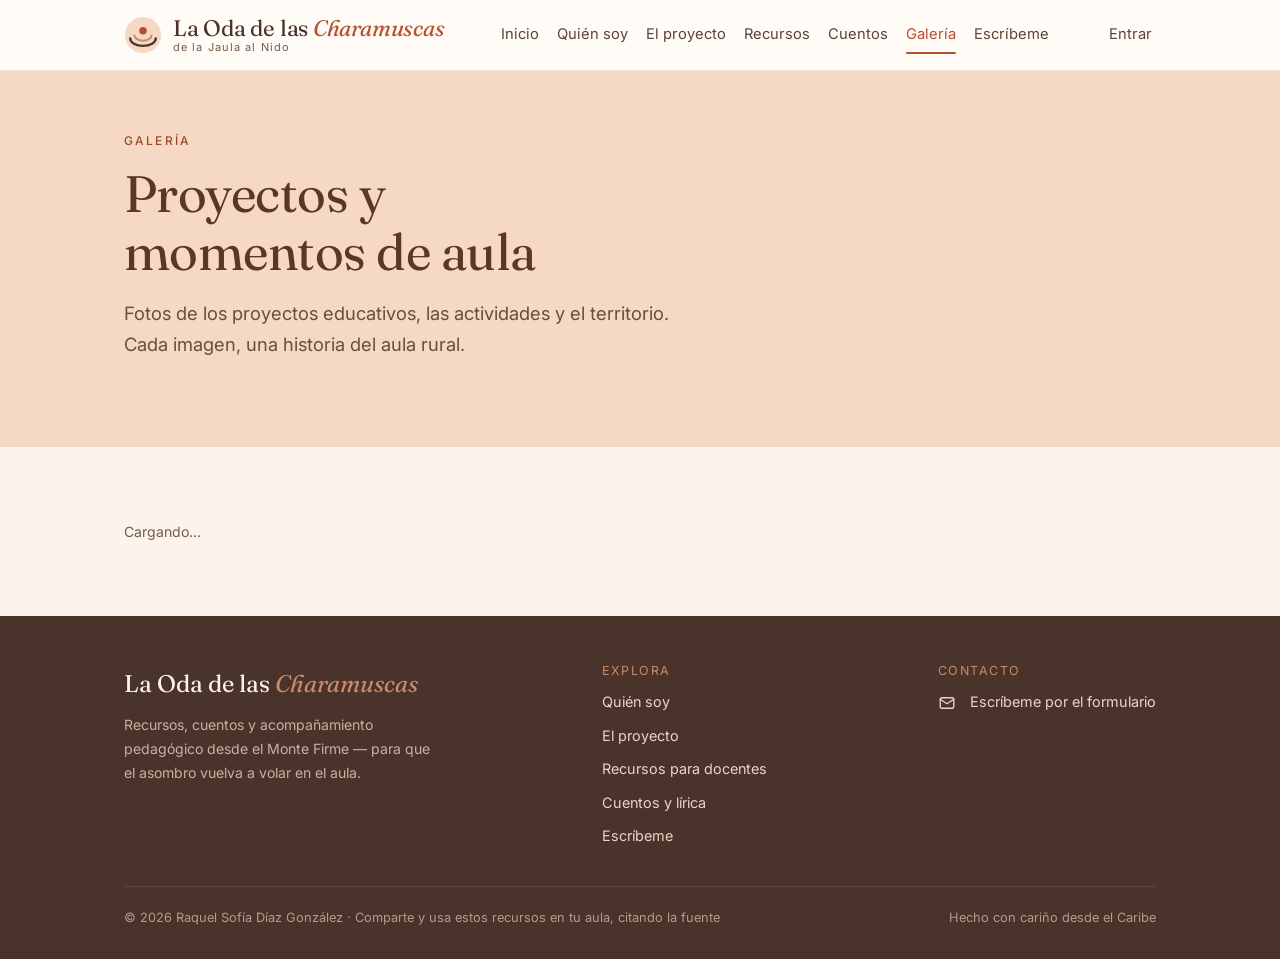
<file: galeria.html>
<!DOCTYPE html>
<html lang="es">
<head>
  <meta charset="UTF-8">
  <meta name="viewport" content="width=device-width, initial-scale=1">
  <title>Galería · La Oda de las Charamuscas</title>
  <meta name="description" content="Fotos de los proyectos educativos y momentos de aula de Raquel Sofía Díaz González en el Caribe rural.">
  <link rel="icon" href="assets/favicon.svg" type="image/svg+xml">
  <link rel="apple-touch-icon" href="assets/apple-touch-icon.png">
  <meta property="og:type" content="website">
  <meta property="og:title" content="Galería · La Oda de las Charamuscas">
  <meta property="og:description" content="Fotos de los proyectos educativos y momentos de aula en el Caribe rural.">
  <meta property="og:image" content="https://laodadelascharamuscas.com/assets/og.png">
  <meta property="og:image:width" content="1200">
  <meta property="og:image:height" content="630">
  <meta property="og:url" content="https://laodadelascharamuscas.com/galeria">
  <meta name="twitter:card" content="summary_large_image">
  <link rel="preconnect" href="https://fonts.googleapis.com">
  <link rel="preconnect" href="https://fonts.gstatic.com" crossorigin>
  <link href="https://fonts.googleapis.com/css2?family=Fraunces:ital,opsz,wght@0,9..144,400;0,9..144,500;1,9..144,400&family=Inter:wght@400;500;600&display=swap" rel="stylesheet">
  <link rel="stylesheet" href="css/styles.css?v=31">
</head>
<body data-page="galeria">
  <div data-include="partials/header.html?v=31"></div>

  <section class="hero" style="padding:60px 0 56px">
    <div class="container">
      <p class="eyebrow">Galería</p>
      <h1 style="font-size:clamp(2rem,5vw,3.2rem)" data-edit="galeria_title">Proyectos y momentos de aula</h1>
      <p class="lead" style="color:#6B4D3D" data-edit="galeria_intro">Fotos de los proyectos educativos, las actividades y el territorio. Cada imagen, una historia del aula rural.</p>
    </div>
  </section>

  <section class="section">
    <div class="container">
      <div id="galeriaDinamica"><p class="note">Cargando…</p></div>
    </div>
  </section>

  <div data-include="partials/footer.html?v=31"></div>
  <script src="js/config.js?v=31"></script>
  <script src="js/store.js?v=31"></script>
  <script src="js/public.js?v=31"></script>
  <script src="js/main.js?v=31"></script>
</body>
</html>
</file>
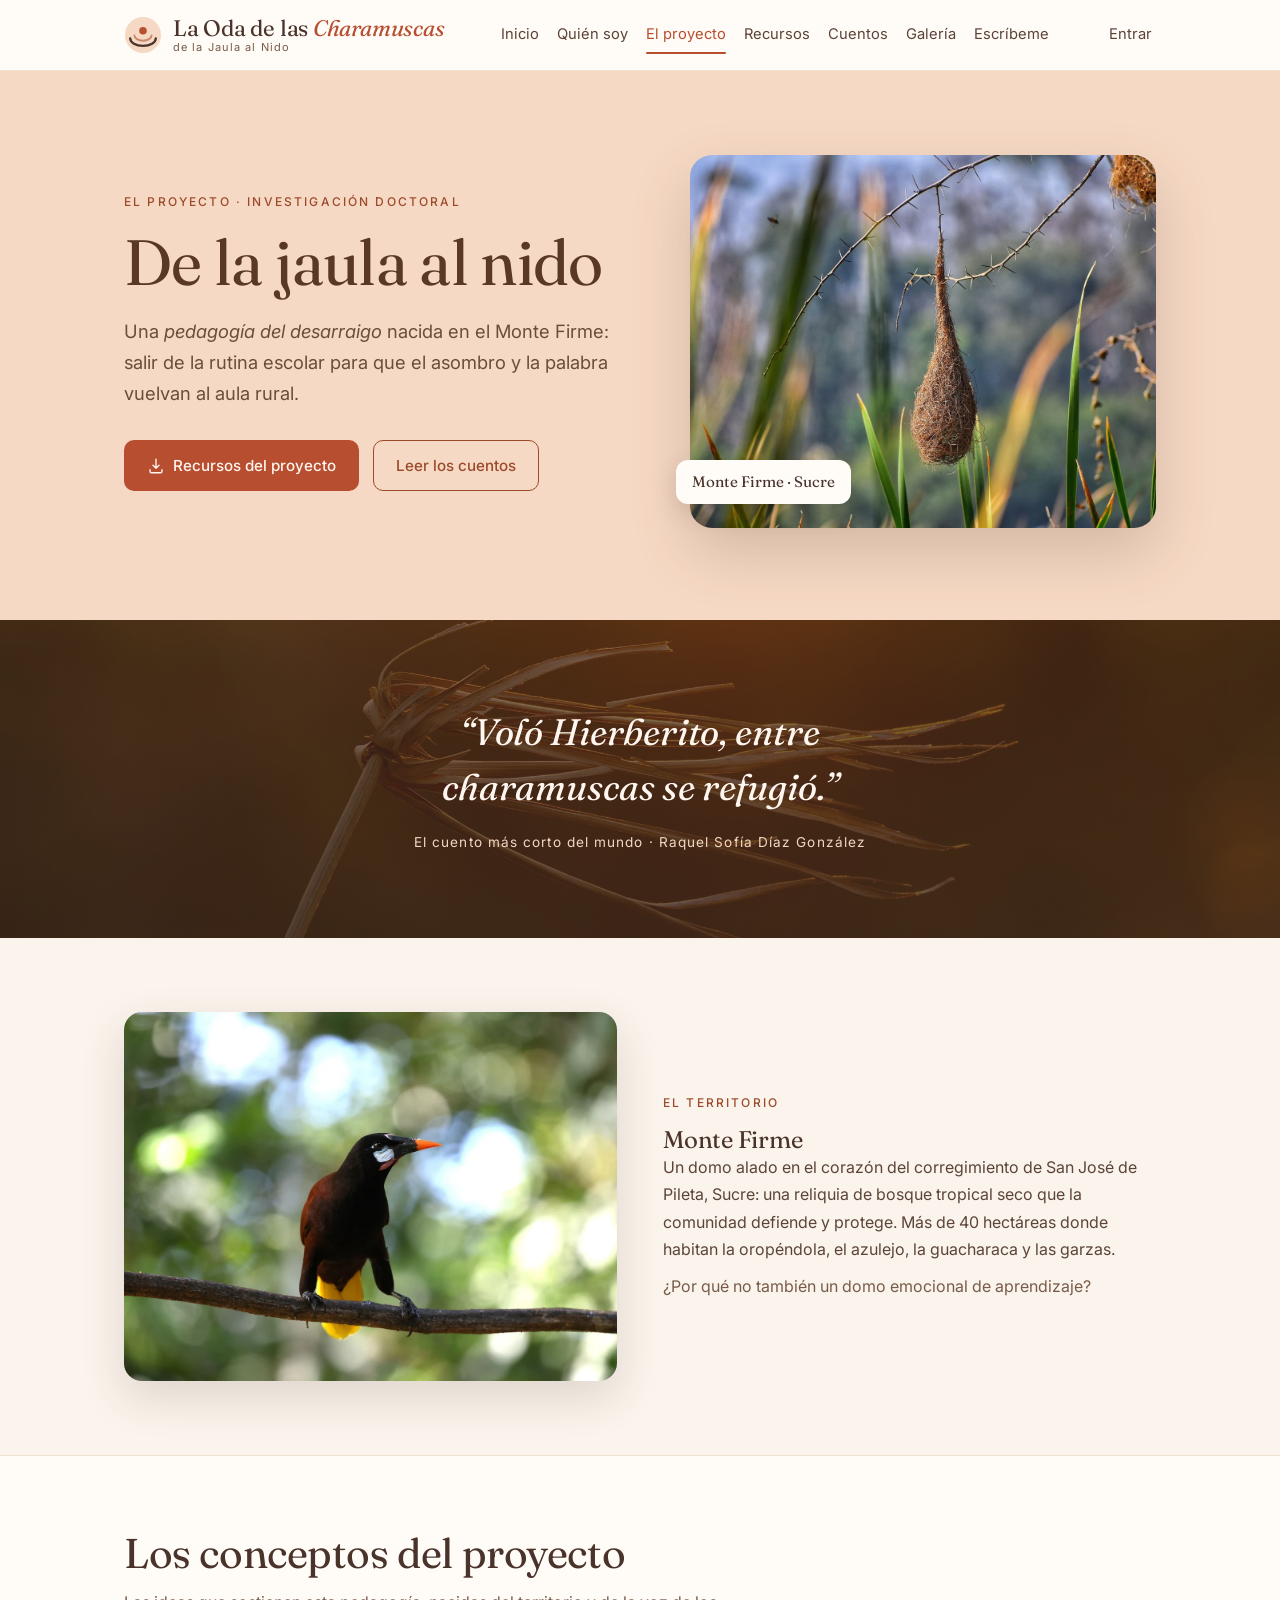
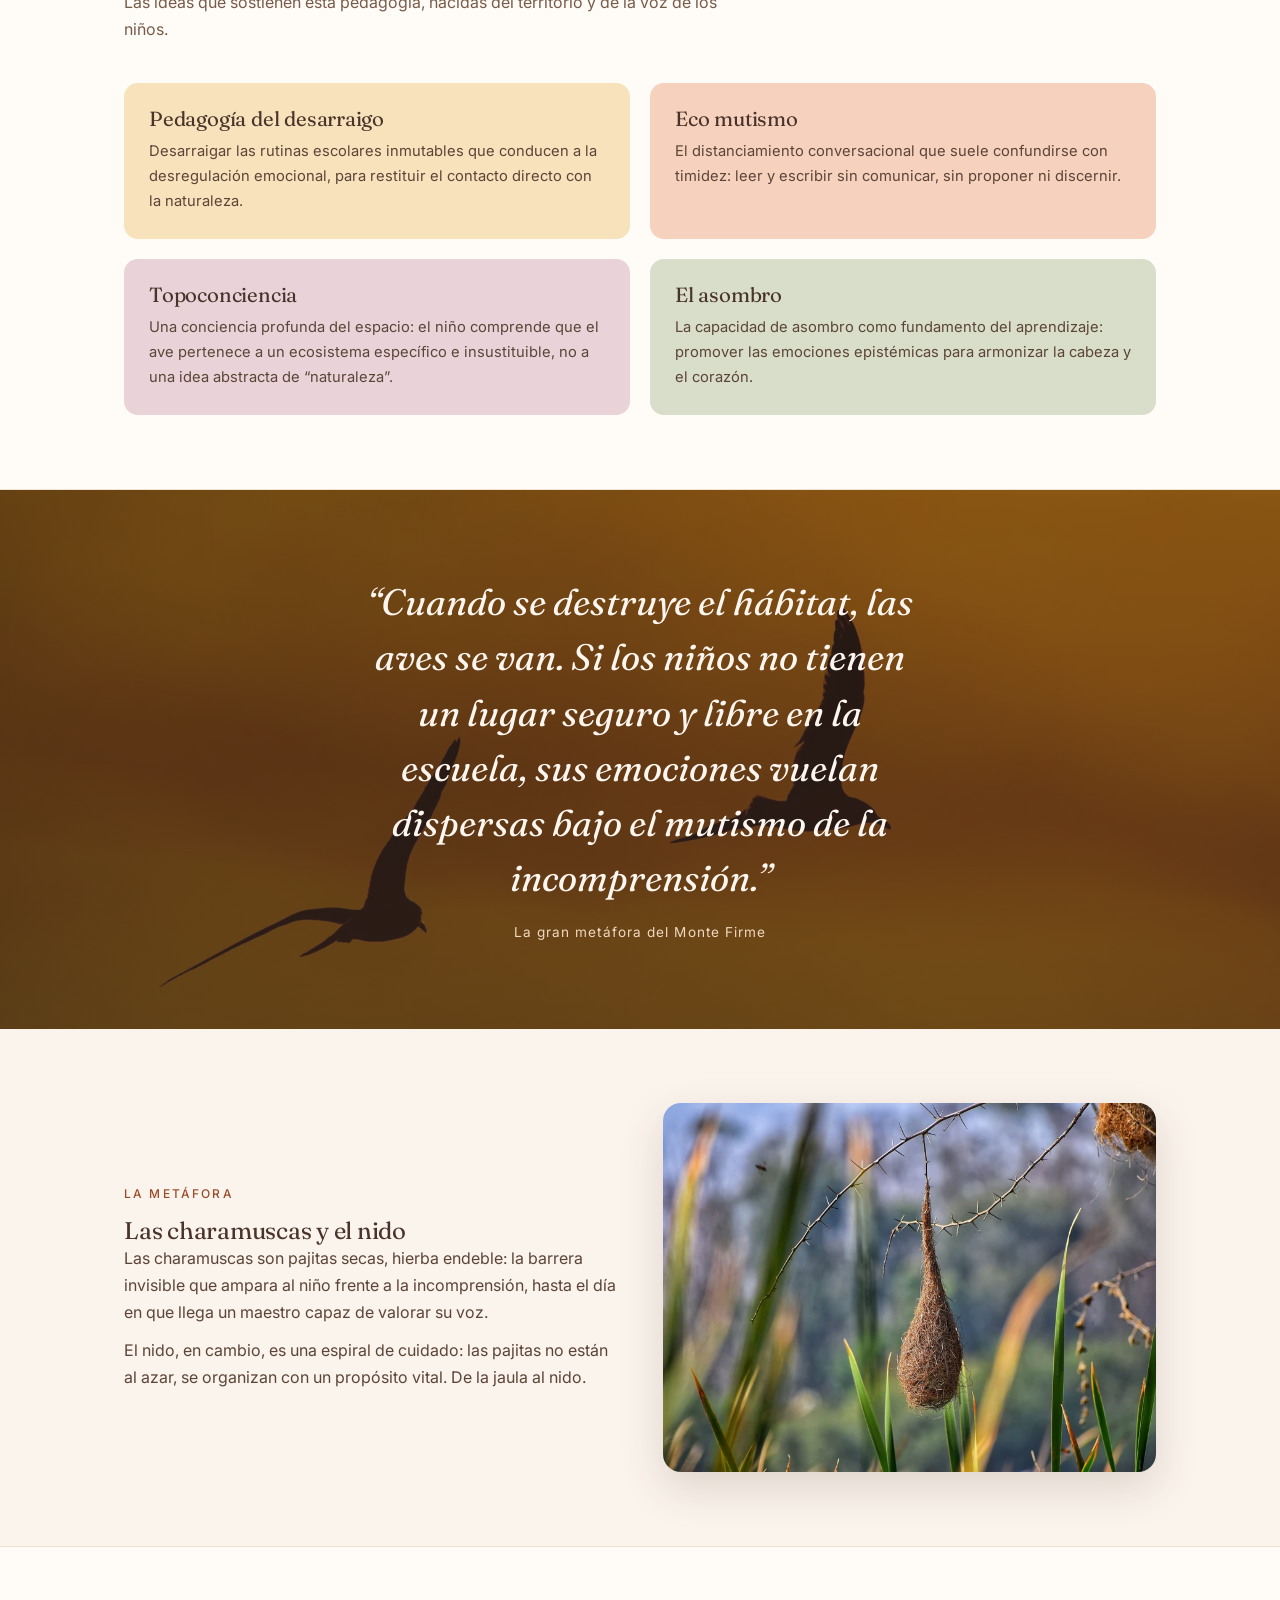
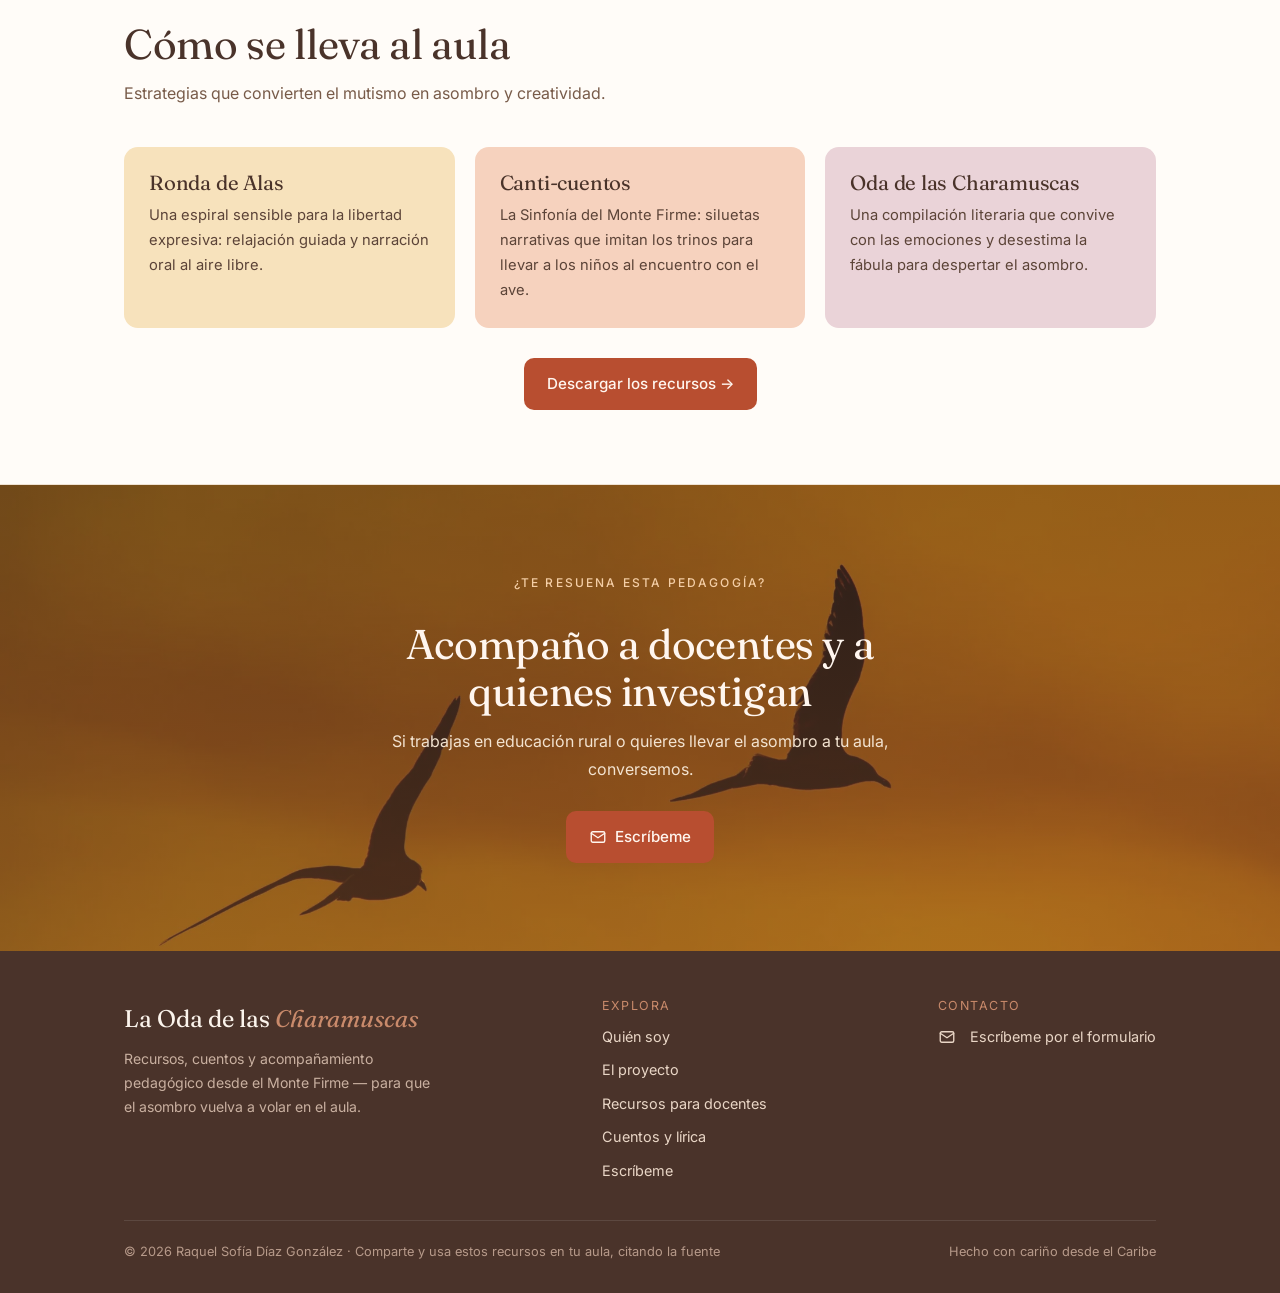
<file: proyecto.html>
<!DOCTYPE html>
<html lang="es">
<head>
  <meta charset="UTF-8">
  <meta name="viewport" content="width=device-width, initial-scale=1">
  <title>El proyecto · Pedagogía del desarraigo — La Oda de las Charamuscas</title>
  <meta name="description" content="La Oda de las Charamuscas: el proyecto doctoral de Raquel Sofía Díaz González en el Monte Firme. Una pedagogía del desarraigo para reavivar el asombro y la palabra en el aula rural.">
  <link rel="icon" href="assets/favicon.svg" type="image/svg+xml">
  <link rel="apple-touch-icon" href="assets/apple-touch-icon.png">
  <meta property="og:type" content="website">
  <meta property="og:title" content="El proyecto · Pedagogía del desarraigo — La Oda de las Charamuscas">
  <meta property="og:description" content="La Oda de las Charamuscas: una pedagogía para que el asombro y la palabra vuelvan al aula rural.">
  <meta property="og:image" content="https://laodadelascharamuscas.com/assets/og.png">
  <meta property="og:image:width" content="1200">
  <meta property="og:image:height" content="630">
  <meta property="og:url" content="https://laodadelascharamuscas.com/proyecto">
  <meta name="twitter:card" content="summary_large_image">
  <link rel="preconnect" href="https://fonts.googleapis.com">
  <link rel="preconnect" href="https://fonts.gstatic.com" crossorigin>
  <link href="https://fonts.googleapis.com/css2?family=Fraunces:ital,opsz,wght@0,9..144,400;0,9..144,500;1,9..144,400&family=Inter:wght@400;500;600&display=swap" rel="stylesheet">
  <link rel="stylesheet" href="css/styles.css?v=31">
</head>
<body data-page="proyecto">
  <div data-include="partials/header.html?v=31"></div>

  <section class="hero">
    <div class="container hero-split">
      <div class="hero-copy">
        <p class="eyebrow">El proyecto · Investigación doctoral</p>
        <h1>De la jaula al nido</h1>
        <p class="lead" style="color:#6B4D3D">Una <em>pedagogía del desarraigo</em> nacida en el Monte Firme: salir de la rutina escolar para que el asombro y la palabra vuelvan al aula rural.</p>
        <div class="actions">
          <a class="btn btn-primary" href="recursos"><svg class="ico" viewBox="0 0 24 24" fill="none" stroke="currentColor" stroke-width="1.8" stroke-linecap="round" stroke-linejoin="round" aria-hidden="true"><path d="M12 3v12m0 0l-4-4m4 4l4-4M4 17v2a2 2 0 0 0 2 2h12a2 2 0 0 0 2-2v-2"/></svg>Recursos del proyecto</a>
          <a class="btn btn-ghost" href="cuentos">Leer los cuentos</a>
        </div>
      </div>
      <figure class="hero-figure">
        <img src="assets/img/hero-nido.webp" alt="Nido tejido entre charamuscas a la luz dorada" width="1400" height="933">
        <span class="tagpill">Monte Firme · Sucre</span>
      </figure>
    </div>
  </section>

  <div class="band-img" style="background-image:url('assets/img/band-charamusca.webp')">
    <div class="container">
      <blockquote>“Voló Hierberito, entre charamuscas se refugió.”</blockquote>
      <cite>El cuento más corto del mundo · Raquel Sofía Díaz González</cite>
    </div>
  </div>

  <section class="section">
    <div class="container">
      <div class="feature reveal">
        <img src="assets/img/feature-monte.webp" alt="Oropéndola posada en una rama del bosque seco" width="1400" height="933">
        <div class="feature-txt">
          <p class="eyebrow">El territorio</p>
          <h2>Monte Firme</h2>
          <p>Un domo alado en el corazón del corregimiento de San José de Pileta, Sucre: una reliquia de bosque tropical seco que la comunidad defiende y protege. Más de 40 hectáreas donde habitan la oropéndola, el azulejo, la guacharaca y las garzas.</p>
          <p style="margin-top:10px;color:var(--muted)">¿Por qué no también un domo emocional de aprendizaje?</p>
        </div>
      </div>
    </div>
  </section>

  <section class="section alt">
    <div class="container">
      <div class="section-head reveal">
        <h2>Los conceptos del proyecto</h2>
        <p>Las ideas que sostienen esta pedagogía, nacidas del territorio y de la voz de los niños.</p>
      </div>
      <div class="grid grid-2">
        <div class="card acc-recursos reveal"><h3>Pedagogía del desarraigo</h3><p>Desarraigar las rutinas escolares inmutables que conducen a la desregulación emocional, para restituir el contacto directo con la naturaleza.</p></div>
        <div class="card acc-cuentos reveal"><h3>Eco mutismo</h3><p>El distanciamiento conversacional que suele confundirse con timidez: leer y escribir sin comunicar, sin proponer ni discernir.</p></div>
        <div class="card acc-ninos reveal"><h3>Topoconciencia</h3><p>Una conciencia profunda del espacio: el niño comprende que el ave pertenece a un ecosistema específico e insustituible, no a una idea abstracta de “naturaleza”.</p></div>
        <div class="card acc-asesorias reveal"><h3>El asombro</h3><p>La capacidad de asombro como fundamento del aprendizaje: promover las emociones epistémicas para armonizar la cabeza y el corazón.</p></div>
      </div>
    </div>
  </section>

  <div class="band-img" style="background-image:url('assets/img/band-vuelo.webp')">
    <div class="container">
      <blockquote>“Cuando se destruye el hábitat, las aves se van. Si los niños no tienen un lugar seguro y libre en la escuela, sus emociones vuelan dispersas bajo el mutismo de la incomprensión.”</blockquote>
      <cite>La gran metáfora del Monte Firme</cite>
    </div>
  </div>

  <section class="section">
    <div class="container">
      <div class="feature rev reveal">
        <img src="assets/img/card-nido.webp" alt="Nido tejido: refugio diseñado con un propósito vital" width="900" height="600">
        <div class="feature-txt">
          <p class="eyebrow">La metáfora</p>
          <h2>Las charamuscas y el nido</h2>
          <p>Las charamuscas son pajitas secas, hierba endeble: la barrera invisible que ampara al niño frente a la incomprensión, hasta el día en que llega un maestro capaz de valorar su voz.</p>
          <p style="margin-top:10px">El nido, en cambio, es una espiral de cuidado: las pajitas no están al azar, se organizan con un propósito vital. De la jaula al nido.</p>
        </div>
      </div>
    </div>
  </section>

  <section class="section alt">
    <div class="container">
      <div class="section-head reveal">
        <h2>Cómo se lleva al aula</h2>
        <p>Estrategias que convierten el mutismo en asombro y creatividad.</p>
      </div>
      <div class="grid grid-3">
        <div class="card acc-recursos reveal"><h3>Ronda de Alas</h3><p>Una espiral sensible para la libertad expresiva: relajación guiada y narración oral al aire libre.</p></div>
        <div class="card acc-cuentos reveal"><h3>Canti-cuentos</h3><p>La Sinfonía del Monte Firme: siluetas narrativas que imitan los trinos para llevar a los niños al encuentro con el ave.</p></div>
        <div class="card acc-ninos reveal"><h3>Oda de las Charamuscas</h3><p>Una compilación literaria que convive con las emociones y desestima la fábula para despertar el asombro.</p></div>
      </div>
      <div class="reveal" style="text-align:center;margin-top:30px"><a class="btn btn-primary" href="recursos">Descargar los recursos →</a></div>
    </div>
  </section>

  <section class="section" data-show-if="proyecto_estado" style="display:none">
    <div class="container reveal" style="max-width:64ch;margin:0 auto">
      <div class="section-head"><h2>Avance de la investigación</h2><p>El estado actual del proyecto, para el comité.</p></div>
      <p style="white-space:pre-line;color:var(--text);line-height:1.8" data-edit="proyecto_estado"></p>
    </div>
  </section>

  <section class="cta-band" style="background-image:url('assets/img/band-vuelo.webp')">
    <div class="container reveal">
      <p class="eyebrow">¿Te resuena esta pedagogía?</p>
      <h2>Acompaño a docentes y a quienes investigan</h2>
      <p>Si trabajas en educación rural o quieres llevar el asombro a tu aula, conversemos.</p>
      <a class="btn btn-primary" href="asesorias">
        <svg class="ico" viewBox="0 0 24 24" fill="none" stroke="currentColor" stroke-width="1.8" stroke-linecap="round" stroke-linejoin="round" aria-hidden="true"><rect x="3" y="5" width="18" height="14" rx="2"/><path d="M3 7l9 6 9-6"/></svg>
        Escríbeme
      </a>
    </div>
  </section>

  <div data-include="partials/footer.html?v=31"></div>

  <script src="js/config.js?v=31"></script>
  <script src="js/store.js?v=31"></script>
  <script src="js/main.js?v=31"></script>
</body>
</html>
</file>
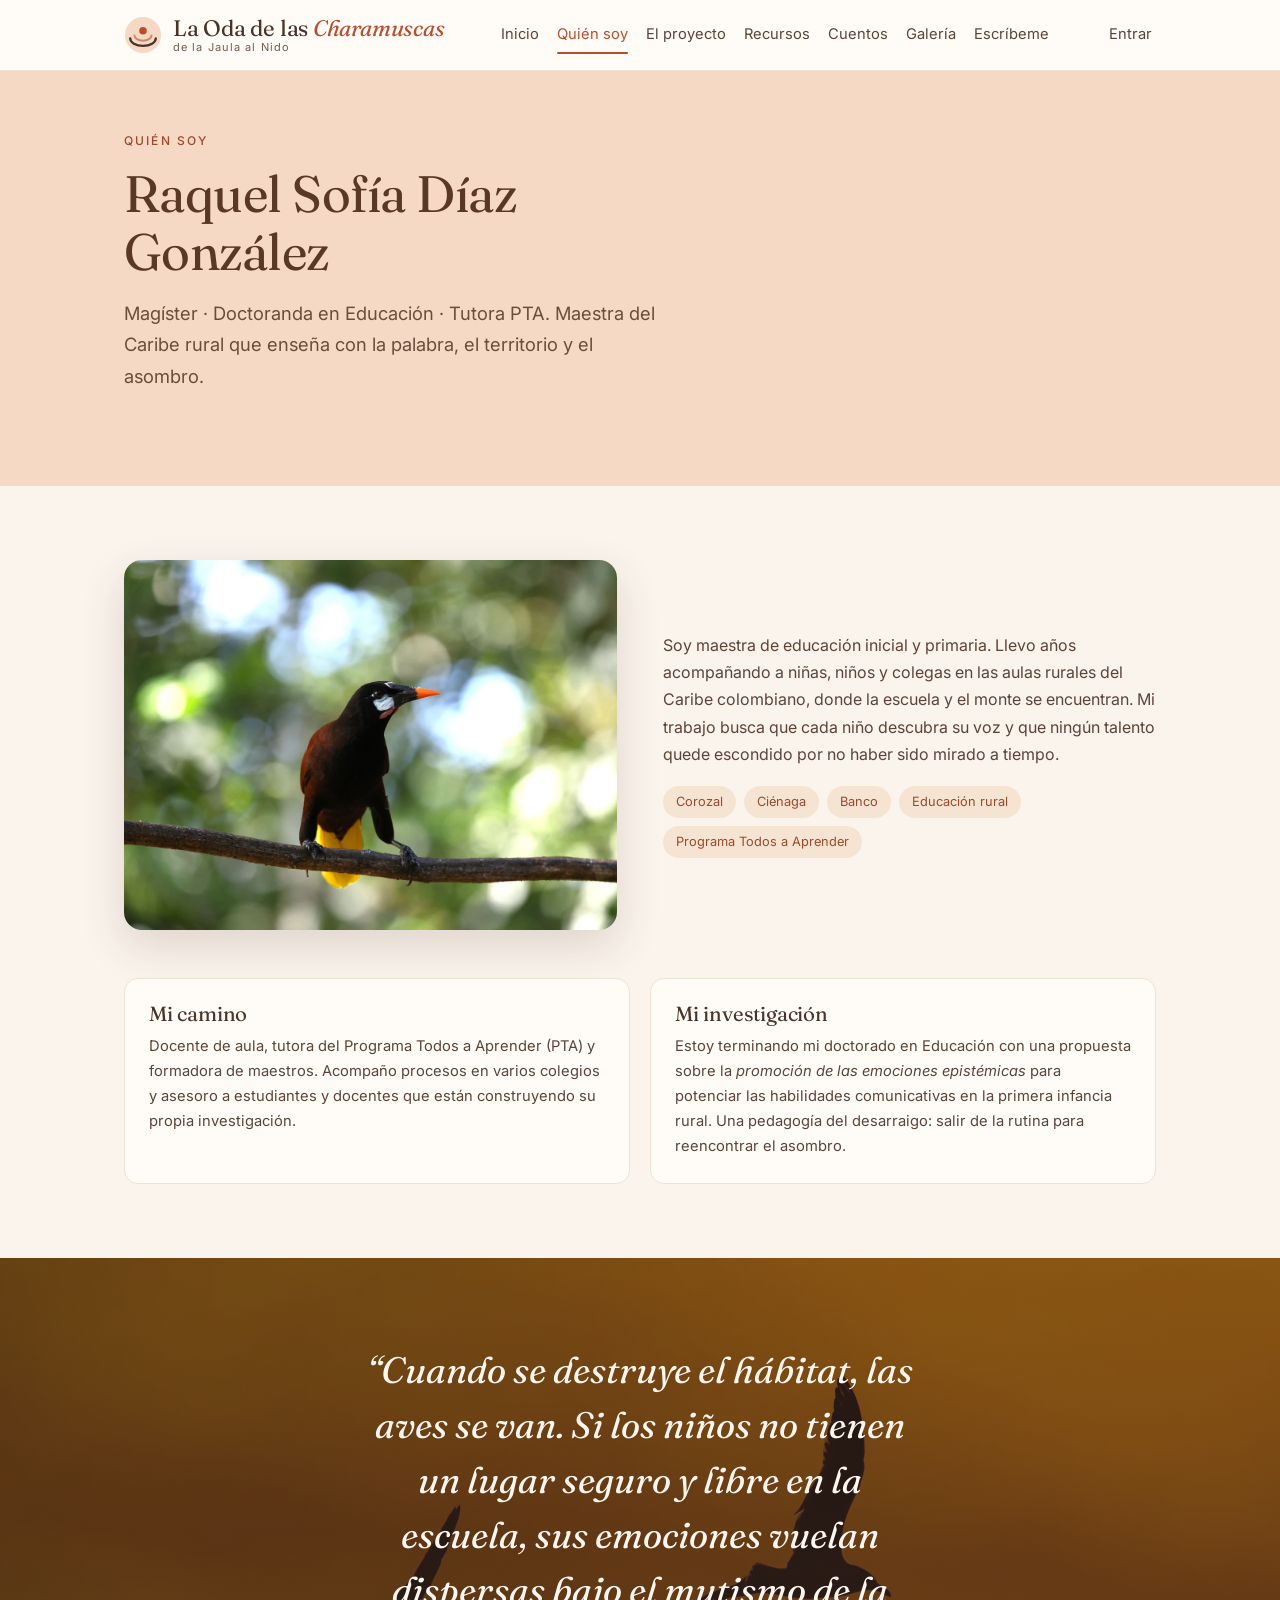
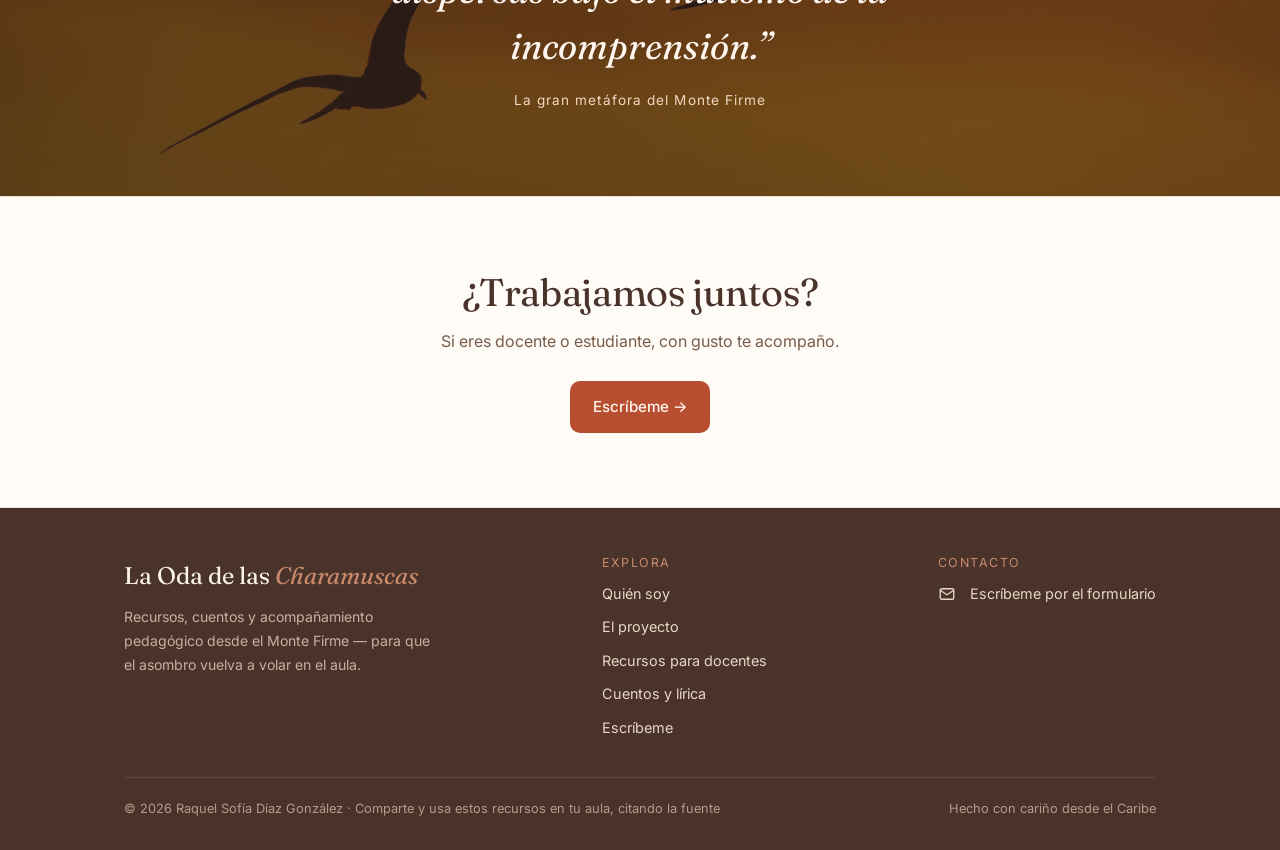
<file: quien-soy.html>
<!DOCTYPE html>
<html lang="es">
<head>
  <meta charset="UTF-8">
  <meta name="viewport" content="width=device-width, initial-scale=1">
  <title>Quién soy · Raquel Sofía Díaz González</title>
  <meta name="description" content="Raquel Sofía Díaz González: Magíster, doctoranda en Educación y tutora PTA. Docente de educación inicial y primaria en el Caribe rural. Pedagogía del desarraigo y emociones epistémicas.">
  <link rel="icon" href="assets/favicon.svg" type="image/svg+xml">
  <link rel="apple-touch-icon" href="assets/apple-touch-icon.png">
  <meta property="og:type" content="website">
  <meta property="og:title" content="Quién soy · Raquel Sofía Díaz González">
  <meta property="og:description" content="Magíster, doctoranda en Educación y tutora PTA. Maestra del Caribe rural que enseña con la palabra, el territorio y el asombro.">
  <meta property="og:image" content="https://laodadelascharamuscas.com/assets/og.png">
  <meta property="og:image:width" content="1200">
  <meta property="og:image:height" content="630">
  <meta property="og:url" content="https://laodadelascharamuscas.com/quien-soy">
  <meta name="twitter:card" content="summary_large_image">
  <link rel="preconnect" href="https://fonts.googleapis.com">
  <link rel="preconnect" href="https://fonts.gstatic.com" crossorigin>
  <link href="https://fonts.googleapis.com/css2?family=Fraunces:ital,opsz,wght@0,9..144,400;0,9..144,500;1,9..144,400&family=Inter:wght@400;500;600&display=swap" rel="stylesheet">
  <link rel="stylesheet" href="css/styles.css?v=31">
</head>
<body data-page="quien-soy">
  <div data-include="partials/header.html?v=31"></div>

  <section class="hero" style="padding:60px 0 64px">
    <div class="container">
      <p class="eyebrow">Quién soy</p>
      <h1 style="font-size:clamp(2rem,5vw,3.2rem)">Raquel Sofía Díaz González</h1>
      <p class="lead" style="color:#6B4D3D">Magíster · Doctoranda en Educación · Tutora PTA. Maestra del Caribe rural que enseña con la palabra, el territorio y el asombro.</p>
    </div>
  </section>

  <section class="section">
    <div class="container">
      <div class="feature reveal" id="raquelFeature" style="margin-bottom:48px">
        <img id="raquelFoto" src="assets/img/feature-monte.webp" alt="Oropéndola posada en una rama del bosque seco del Monte Firme" width="1000" height="667">
        <div class="feature-txt">
          <p data-edit="quien_bio">Soy maestra de educación inicial y primaria. Llevo años acompañando a niñas, niños y colegas en las aulas rurales del Caribe colombiano, donde la escuela y el monte se encuentran. Mi trabajo busca que cada niño descubra su voz y que ningún talento quede escondido por no haber sido mirado a tiempo.</p>
          <div class="chips" style="margin-top:18px">
            <span class="chip">Corozal</span>
            <span class="chip">Ciénaga</span>
            <span class="chip">Banco</span>
            <span class="chip">Educación rural</span>
            <span class="chip">Programa Todos a Aprender</span>
          </div>
        </div>
      </div>

      <div class="grid grid-2">
        <div class="card reveal">
          <h3>Mi camino</h3>
          <p>Docente de aula, tutora del Programa Todos a Aprender (PTA) y formadora de maestros. Acompaño procesos en varios colegios y asesoro a estudiantes y docentes que están construyendo su propia investigación.</p>
        </div>
        <div class="card reveal">
          <h3>Mi investigación</h3>
          <p>Estoy terminando mi doctorado en Educación con una propuesta sobre la <em>promoción de las emociones epistémicas</em> para potenciar las habilidades comunicativas en la primera infancia rural. Una pedagogía del desarraigo: salir de la rutina para reencontrar el asombro.</p>
        </div>
      </div>
    </div>
  </section>

  <div class="band-img" style="background-image:url('assets/img/band-vuelo.webp')">
    <div class="container">
      <blockquote>“Cuando se destruye el hábitat, las aves se van. Si los niños no tienen un lugar seguro y libre en la escuela, sus emociones vuelan dispersas bajo el mutismo de la incomprensión.”</blockquote>
      <cite>La gran metáfora del Monte Firme</cite>
    </div>
  </div>

  <section class="section alt">
    <div class="container" style="text-align:center">
      <div class="reveal" style="max-width:58ch;margin:0 auto">
        <h2 style="font-size:clamp(1.7rem,4vw,2.4rem);margin-bottom:14px">¿Trabajamos juntos?</h2>
        <p style="color:var(--muted);margin-bottom:26px">Si eres docente o estudiante, con gusto te acompaño.</p>
        <a class="btn btn-primary" href="asesorias">Escríbeme →</a>
      </div>
    </div>
  </section>

  <div data-include="partials/footer.html?v=31"></div>
  <script src="js/config.js?v=31"></script>
  <script src="js/store.js?v=31"></script>
  <script src="js/main.js?v=31"></script>
  <script>
    (async () => {
      try {
        await Store.ready;
        const a = await Store.profile.getAdmin();
        if (a && a.avatar_url) {
          const img = document.getElementById('raquelFoto');
          if (img) { img.src = a.avatar_url; img.alt = a.full_name || 'Raquel Sofía Díaz González'; const f = document.getElementById('raquelFeature'); if (f) f.classList.add('portrait'); }
        }
      } catch (e) {}
    })();
  </script>
</body>
</html>
</file>
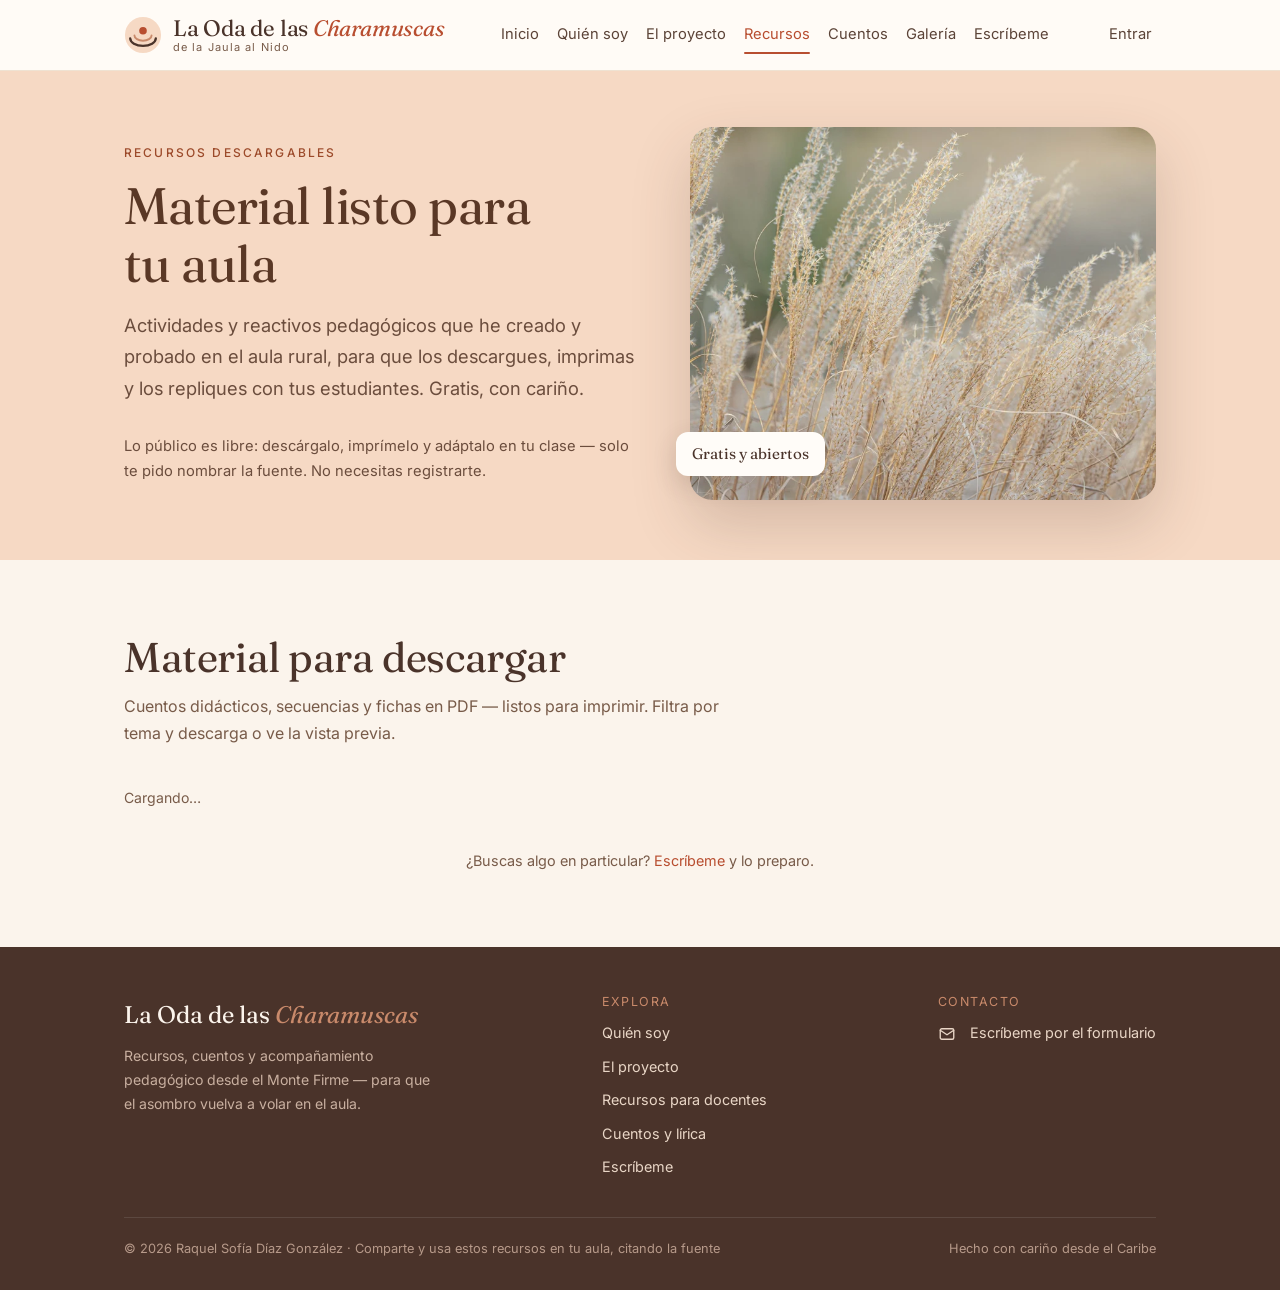
<file: recursos.html>
<!DOCTYPE html>
<html lang="es">
<head>
  <meta charset="UTF-8">
  <meta name="viewport" content="width=device-width, initial-scale=1">
  <title>Recursos para docentes · La Oda de las Charamuscas</title>
  <meta name="description" content="Actividades pedagógicas listas para descargar y replicar en aula: rondas, canti-cuentos, talleres, microcuentos y fichas. Material para docentes y niños en educación rural.">
  <link rel="icon" href="assets/favicon.svg" type="image/svg+xml">
  <link rel="apple-touch-icon" href="assets/apple-touch-icon.png">
  <meta property="og:type" content="website">
  <meta property="og:title" content="Recursos para docentes · La Oda de las Charamuscas">
  <meta property="og:description" content="Actividades pedagógicas listas para descargar y replicar en aula: rondas, canti-cuentos, talleres, microcuentos y fichas.">
  <meta property="og:image" content="https://laodadelascharamuscas.com/assets/og.png">
  <meta property="og:image:width" content="1200">
  <meta property="og:image:height" content="630">
  <meta property="og:url" content="https://laodadelascharamuscas.com/recursos">
  <meta name="twitter:card" content="summary_large_image">
  <link rel="preconnect" href="https://fonts.googleapis.com">
  <link rel="preconnect" href="https://fonts.gstatic.com" crossorigin>
  <link href="https://fonts.googleapis.com/css2?family=Fraunces:ital,opsz,wght@0,9..144,400;0,9..144,500;1,9..144,400&family=Inter:wght@400;500;600&display=swap" rel="stylesheet">
  <link rel="stylesheet" href="css/styles.css?v=31">
</head>
<body data-page="recursos">
  <div data-include="partials/header.html?v=31"></div>

  <section class="hero" style="padding:56px 0 60px">
    <div class="container hero-split">
      <div class="hero-copy">
        <p class="eyebrow">Recursos descargables</p>
        <h1 style="font-size:clamp(2rem,5vw,3.2rem)" data-edit="recursos_title">Material listo para tu aula</h1>
        <p class="lead" style="color:#6B4D3D" data-edit="recursos_intro">Actividades y reactivos pedagógicos que he creado y probado en el aula rural, para que los descargues, imprimas y los repliques con tus estudiantes. Gratis, con cariño.</p>
        <p style="font-size:.92rem;color:#6B4D3D;margin-top:10px">Lo público es libre: descárgalo, imprímelo y adáptalo en tu clase — solo te pido nombrar la fuente. No necesitas registrarte.</p>
      </div>
      <figure class="hero-figure">
        <img src="assets/img/card-hierba.webp" alt="Charamuscas doradas, pajitas secas al atardecer" width="900" height="600">
        <span class="tagpill">Gratis y abiertos</span>
      </figure>
    </div>
  </section>

  <section class="section">
    <div class="container">
      <div class="section-head reveal">
        <h2>Material para descargar</h2>
        <p>Cuentos didácticos, secuencias y fichas en PDF — listos para imprimir. Filtra por tema y descarga o ve la vista previa.</p>
      </div>
      <div id="recursosDinamicos"><p class="note">Cargando…</p></div>
      <p style="text-align:center;color:var(--muted);font-size:.9rem;margin-top:40px">¿Buscas algo en particular? <a href="asesorias" style="color:var(--primary)">Escríbeme</a> y lo preparo.</p>
    </div>
  </section>

  <div data-include="partials/footer.html?v=31"></div>
  <script src="js/config.js?v=31"></script>
  <script src="js/store.js?v=31"></script>
  <script src="js/public.js?v=31"></script>
  <script src="js/main.js?v=31"></script>
</body>
</html>
</file>
<file: css/styles.css>
/* ============================================================
   La Oda de las Charamuscas — Web de Raquel Sofía Díaz González
   Paleta "Luz de Charamusca" (durazno cálido)
   ============================================================ */

:root{
  --cream:#FBF4EC;
  --surface:#FFFCF8;
  --ink:#4A332A;
  --text:#5C4438;
  --muted:#785B49;
  --hero:#F6D9C4;
  --hero-text:#5A3826;
  --eyebrow:#9C4A2A;
  --primary:#B84E30;
  --primary-dark:#9C3F26;
  --on-primary:#FFF6EF;
  --secondary:#C98A6B;
  --border:#EFE2D2;
  --border-soft:#F2E7D8;
  --band:#F3E3D0;
  --chip:#F6E4D3;

  --acc-cuentos:#F6D2BE;
  --acc-recursos:#F7E2BC;
  --acc-ninos:#EAD3D8;
  --acc-asesorias:#D8DEC9;

  --serif:'Fraunces', Georgia, 'Times New Roman', serif;
  --sans:'Inter', system-ui, -apple-system, 'Segoe UI', sans-serif;

  --maxw:1080px;
  --radius:14px;
  --radius-sm:9px;
  --shadow:0 1px 2px rgba(74,51,42,.04), 0 8px 30px rgba(74,51,42,.06);
}

*{box-sizing:border-box;margin:0;padding:0}
html{scroll-behavior:smooth}
[id]{scroll-margin-top:78px}
body{
  font-family:var(--sans);
  background:var(--cream);
  color:var(--text);
  line-height:1.7;
  font-size:16px;
  -webkit-font-smoothing:antialiased;
  overflow-x:hidden;
}
img{max-width:100%;display:block}
a{color:inherit;text-decoration:none}

h1,h2,h3,h4{font-family:var(--serif);color:var(--ink);font-weight:400;line-height:1.12;letter-spacing:-.01em}
.eyebrow{
  font-size:12px;letter-spacing:.18em;text-transform:uppercase;
  color:var(--eyebrow);font-weight:500;margin-bottom:14px;
}
.container{max-width:var(--maxw);margin:0 auto;padding:0 24px}
.lead{font-size:1.1rem;color:var(--text);max-width:60ch}

/* ---------- Buttons ---------- */
.btn{
  display:inline-flex;align-items:center;gap:8px;
  font-family:var(--sans);font-size:.95rem;font-weight:500;
  padding:12px 22px;border-radius:10px;border:1.5px solid transparent;
  cursor:pointer;transition:transform .15s ease, background .2s ease, box-shadow .2s ease;
}
.btn:hover{transform:translateY(-1px)}
.btn-primary{background:var(--primary);color:var(--on-primary)}
.btn-primary:hover{background:var(--primary-dark);box-shadow:0 8px 20px rgba(184,78,48,.25)}
.btn-ghost{background:transparent;color:var(--eyebrow);border-color:var(--eyebrow)}
.btn-ghost:hover{background:#fff6ee}
.btn-light{background:var(--surface);color:var(--ink);border-color:var(--border)}
.btn .ico{width:18px;height:18px;flex-shrink:0}

/* ---------- Header / Nav ---------- */
.site-header{
  position:sticky;top:0;z-index:50;background:rgba(255,252,248,.86);
  backdrop-filter:saturate(140%) blur(10px);
  border-bottom:1px solid var(--border);
}
.nav{display:flex;align-items:center;justify-content:space-between;gap:28px;height:70px}
.brand{display:flex;flex-direction:row;align-items:center;gap:11px;line-height:1.08}
.brand-mark{width:38px;height:38px;flex-shrink:0}
.brand-text{display:flex;flex-direction:column;min-width:0}
@media(max-width:380px){.brand-mark{width:32px;height:32px}}
.brand .name{font-family:var(--serif);font-size:clamp(1.1rem,2.1vw,1.4rem);color:var(--ink);letter-spacing:-.01em;white-space:nowrap}
.brand .name span{color:var(--primary)}
.brand .name em{font-style:italic;color:var(--primary);font-weight:400}
.brand .tag{font-size:11px;letter-spacing:.1em;color:var(--muted);margin-top:1px}
@media(max-width:380px){.brand .name{font-size:1.02rem}}
.nav-links{display:flex;gap:18px;align-items:center}
.nav-links a{font-size:.92rem;color:var(--text);position:relative;padding:4px 0;transition:color .2s;white-space:nowrap}
.nav-links a:hover,.nav-links a.active{color:var(--primary)}
.nav-links a.active::after{content:"";position:absolute;left:0;right:0;bottom:-2px;height:2px;background:var(--primary);border-radius:2px}
.nav-cta{display:flex;align-items:center;gap:12px}
.acct-link{white-space:nowrap}
.nav-toggle{display:none;background:none;border:none;cursor:pointer;color:var(--ink);padding:6px}
.nav-toggle svg{width:26px;height:26px}

/* ---------- Hero ---------- */
.hero{background:var(--hero);padding:84px 0 92px;position:relative;overflow:hidden}
.hero h1{color:var(--hero-text);font-size:clamp(2.4rem,6vw,4rem);max-width:14ch;margin-bottom:18px}
.hero h1 em{font-style:italic;color:var(--primary)}
.hero-tagline{font-family:var(--serif);font-style:italic;color:var(--secondary);font-size:clamp(1.15rem,2.6vw,1.6rem);line-height:1.2;margin:-10px 0 18px}
.hero .lead{color:#6B4D3D;max-width:46ch;font-size:1.15rem;margin-bottom:30px}
.hero .actions{display:flex;gap:14px;flex-wrap:wrap}

/* Hero con imagen */
.hero-split{display:grid;grid-template-columns:1.05fr .95fr;gap:50px;align-items:center}
.hero-figure{position:relative;margin:0}
.hero-figure img{width:100%;height:auto;border-radius:22px;box-shadow:0 24px 60px rgba(74,51,42,.20);aspect-ratio:5/4;object-fit:cover;display:block}
.hero-figure .tagpill{position:absolute;left:-14px;bottom:24px;background:var(--surface);color:var(--ink);font-family:var(--serif);font-size:.95rem;padding:9px 16px;border-radius:12px;box-shadow:0 8px 24px rgba(74,51,42,.16)}
@media(max-width:820px){.hero-split{grid-template-columns:1fr;gap:34px}.hero-figure{order:-1}}

/* Banda con foto de fondo (cita) */
.band-img{position:relative;color:#FBF4EC;text-align:center;padding:84px 0;background-size:cover;background-position:center}
.band-img::before{content:"";position:absolute;inset:0;background:linear-gradient(rgba(58,38,30,.60),rgba(58,38,30,.74))}
.band-img .container{position:relative}
.band-img blockquote{font-family:var(--serif);font-style:italic;font-size:clamp(1.5rem,3.6vw,2.3rem);line-height:1.5;max-width:24ch;margin:0 auto;color:#FFF6EF}
.band-img cite{display:block;font-style:normal;font-size:.85rem;letter-spacing:.08em;color:#F0D8C2;margin-top:16px}

/* Llamado con foto de fondo */
.cta-band{position:relative;color:#FBF4EC;text-align:center;padding:88px 0;background-size:cover;background-position:center}
.cta-band::before{content:"";position:absolute;inset:0;background:linear-gradient(rgba(74,51,42,.58),rgba(122,74,44,.62))}
.cta-band .container{position:relative;max-width:60ch;margin:0 auto}
.cta-band .eyebrow{color:#F4CEA6}
.cta-band h2{color:#FFF6EF;font-size:clamp(1.8rem,4vw,2.6rem);margin-bottom:14px}
.cta-band p{color:#F3E3D0;margin-bottom:28px}

/* Bloque imagen + texto */
.feature{display:grid;grid-template-columns:1fr 1fr;gap:46px;align-items:center}
.feature img{width:100%;height:auto;border-radius:18px;box-shadow:0 16px 44px rgba(74,51,42,.16);aspect-ratio:4/3;object-fit:cover;display:block}
.feature .role{color:var(--eyebrow);font-weight:500;margin-bottom:14px}
.feature.rev img{order:2}
@media(max-width:820px){.feature{grid-template-columns:1fr;gap:26px}.feature img{order:-1}}

/* Manifiesto / propósito (sección destacada) */
.manifiesto{background:var(--ink);color:#F3E3D0;text-align:center;padding:84px 0}
.manifiesto .container{max-width:60ch}
.manifiesto .eyebrow{color:#E6A971}
.manifiesto .qmark{font-family:var(--serif);font-size:4.5rem;color:var(--secondary);line-height:.4;display:block;margin-bottom:6px}
.manifiesto .frase{font-family:var(--serif);font-style:italic;font-size:clamp(1.6rem,4vw,2.7rem);line-height:1.36;color:#FCF4EA}
.manifiesto .firma{margin-top:24px;font-size:.85rem;letter-spacing:.1em;color:#C9A98F}


/* ---------- Sections ---------- */
.section{padding:74px 0}
.section.alt{background:var(--surface);border-top:1px solid var(--border);border-bottom:1px solid var(--border)}
.section-head{max-width:62ch;margin-bottom:40px}
.section-head h2{font-size:clamp(1.8rem,4vw,2.6rem);margin-bottom:12px}
.section-head p{color:var(--muted)}

/* ---------- Cards grid ---------- */
.grid{display:grid;gap:20px}
.grid-4{grid-template-columns:repeat(4,1fr)}
.grid-3{grid-template-columns:repeat(3,1fr)}
.grid-2{grid-template-columns:repeat(2,1fr)}

.card{
  background:var(--surface);border:1px solid var(--border);border-radius:var(--radius);
  padding:24px;transition:transform .2s ease, box-shadow .2s ease;
}
.card:hover{transform:translateY(-3px);box-shadow:var(--shadow)}
.card h3{font-size:1.2rem;margin-bottom:8px}
.card p{font-size:.92rem;color:var(--text)}
.card .ico-box{
  width:62px;height:62px;border-radius:18px;display:flex;align-items:center;justify-content:center;
  margin-bottom:18px;color:var(--primary);background:#fff;box-shadow:0 6px 16px rgba(74,51,42,.10);
}
.card .ico-box svg{width:32px;height:32px}
.card h3{font-size:1.28rem;margin-bottom:8px}

/* accent variants */
.card.acc-cuentos{background:var(--acc-cuentos);border-color:transparent}
.card.acc-recursos{background:var(--acc-recursos);border-color:transparent}
.card.acc-ninos{background:var(--acc-ninos);border-color:transparent}
.card.acc-asesorias{background:var(--acc-asesorias);border-color:transparent}
.card.acc-cuentos h3,.card.acc-recursos h3,.card.acc-ninos h3,.card.acc-asesorias h3{color:var(--ink)}

.chips{display:flex;gap:8px;flex-wrap:wrap}
.chip{font-size:.8rem;color:var(--eyebrow);background:var(--chip);padding:5px 13px;border-radius:30px}

/* ---------- Downloads list ---------- */
.downloads{display:grid;gap:14px}
.dl-item{
  display:flex;align-items:center;gap:16px;background:var(--surface);
  border:1px solid var(--border);border-radius:var(--radius-sm);padding:16px 20px;
  transition:border-color .2s, transform .15s;
}
.dl-item:hover{border-color:var(--secondary);transform:translateX(3px)}
.dl-item .dl-ico{width:42px;height:42px;border-radius:10px;background:var(--acc-recursos);color:var(--ink);display:flex;align-items:center;justify-content:center;flex-shrink:0}
.dl-item .dl-ico svg{width:22px;height:22px}
.dl-item .dl-meta{flex:1}
.dl-item .dl-meta strong{font-family:var(--serif);font-weight:500;font-size:1.05rem;color:var(--ink);display:block}
.dl-item .dl-meta span{font-size:.84rem;color:var(--muted);line-height:1.4;display:block;margin-top:3px}
/* Etiqueta de tema = pill DELINEADA (se lee como rótulo, no como botón). */
.dl-tag{font-size:.72rem;letter-spacing:.03em;color:var(--eyebrow);background:transparent;border:1px solid var(--secondary);padding:3px 11px;border-radius:20px;white-space:nowrap}
.dl-card{display:block}
.dl-acts{display:flex;gap:8px;flex-wrap:wrap;flex-shrink:0}
/* Acciones (Descargar / Abrir / Vista previa) = botón de relleno cálido y tenue → se ve claramente
   que es un botón (antes era casi blanco sobre la tarjeta y se perdía). */
.dl-acts .btn{background:var(--chip);color:var(--eyebrow);border-color:#EAD3BE;font-weight:500}
.dl-acts .btn:hover{background:#F1D9C0;border-color:var(--secondary)}
.dl-prevbox{margin-top:10px;border:1px solid var(--border);border-radius:var(--radius-sm);overflow:hidden;background:#fff}
.dl-prevbox iframe{width:100%;height:520px;border:0;display:block}
@media(max-width:560px){
  /* En celular la tarjeta se reordena para aprovechar el ancho:
     fila 1 = ícono + etiqueta; el título y la descripción ocupan TODO el ancho (sin apretarse
     en una columna angosta); el botón va ancho abajo. */
  .dl-item{flex-wrap:wrap;align-items:center;column-gap:12px;row-gap:12px;padding:16px}
  .dl-item .dl-ico{order:1;width:38px;height:38px}
  .dl-tag{order:2;margin-left:auto}
  .dl-item .dl-meta{order:3;flex:1 1 100%}
  .dl-item .dl-meta strong{font-size:1.02rem;line-height:1.25}
  .dl-acts{order:4;width:100%}
  .dl-acts .btn{flex:1;justify-content:center;min-height:46px}
  .dl-prevbox iframe{height:430px}
  /* El bloque "Para ti" no desperdicia ancho en celular (menos padding anidado). */
  .foryou{padding:16px 14px 18px;margin-bottom:24px}
}

/* ---------- "Para ti": material compartido en privado con personas específicas (bloque resaltado) ---------- */
.foryou{margin:8px 0 30px;padding:20px 22px;border:1px solid var(--primary);border-radius:var(--radius-sm);
  background:linear-gradient(180deg, rgba(184,78,48,.07), rgba(184,78,48,.02))}
.foryou-head{display:flex;align-items:center;gap:10px;margin-bottom:4px}
.foryou-head h3{font-family:var(--serif);font-weight:500;font-size:1.2rem;color:var(--ink);margin:0}
.foryou-head .foryou-ico{color:var(--primary);display:flex}
.foryou-head .foryou-ico svg{width:20px;height:20px}
.foryou .foryou-note{font-size:.88rem;color:var(--text);margin:0 0 14px;line-height:1.55}
.foryou .dl-item{background:#fff;border-color:var(--primary)}
.foryou .dl-tag{background:var(--primary);color:#fff;border-color:transparent}
.res-filters{display:flex;flex-wrap:wrap;gap:8px;margin-bottom:20px}
.rchip{font-family:var(--sans);font-size:.84rem;color:var(--ink);background:var(--surface);border:1px solid var(--border);padding:7px 15px;border-radius:20px;cursor:pointer;transition:all .15s}
.rchip:hover{border-color:var(--secondary)}
.rchip.active{background:var(--primary);color:#fff;border-color:var(--primary)}
.res-empty{text-align:center;padding:48px 20px;border:1px dashed var(--border);border-radius:var(--radius-sm);background:var(--surface)}
.res-empty svg{width:34px;height:34px;color:var(--secondary);margin-bottom:10px}
.res-empty h3{font-family:var(--serif);font-weight:500;color:var(--ink);margin-bottom:4px}

/* ---------- Article / cuento ---------- */
.prose{max-width:62ch;margin:0 auto}
.prose p{margin-bottom:1.2em}
.cuento-card{background:var(--surface);border:1px solid var(--border);border-radius:var(--radius);padding:34px 32px;margin-bottom:22px}
.cuento-card h3{font-size:1.5rem;margin-bottom:6px}
.cuento-card .meta{font-size:.8rem;color:var(--muted);margin-bottom:18px;letter-spacing:.04em}
.cuento-card .body{font-family:var(--serif);font-size:1.08rem;line-height:1.8;color:var(--text)}
.cuento-card .body p{margin-bottom:1em}
/* Cuentos: en fila (horizontal) en PC, apilados en móvil — automático */
.cuento-grid{display:grid;grid-template-columns:repeat(auto-fit,minmax(300px,1fr));gap:22px;align-items:stretch}
.cuento-grid .cuento-card{margin-bottom:0}

/* ---------- Forms ---------- */
.form-wrap{background:var(--surface);border:1px solid var(--border);border-radius:var(--radius);padding:30px}
.field{margin-bottom:16px}
.field label{display:block;font-size:.85rem;font-weight:500;color:var(--ink);margin-bottom:6px}
.field input,.field select,.field textarea{
  width:100%;font-family:var(--sans);font-size:.95rem;color:var(--ink);
  background:var(--cream);border:1px solid var(--border);border-radius:9px;padding:11px 14px;
  transition:border-color .2s, box-shadow .2s;
}
.field input:focus,.field select:focus,.field textarea:focus{
  outline:none;border-color:var(--secondary);box-shadow:0 0 0 3px rgba(201,138,107,.18);
}
.field textarea{min-height:120px;resize:vertical}
/* Barra de búsqueda del panel (Personas) */
.psearch{width:100%;font-family:var(--sans);font-size:.95rem;color:var(--ink);background:var(--cream);border:1px solid var(--border);border-radius:10px;padding:12px 16px;transition:border-color .2s,box-shadow .2s}
.psearch::placeholder{color:var(--muted)}
.psearch:focus{outline:none;border-color:var(--secondary);box-shadow:0 0 0 3px rgba(201,138,107,.18)}
.chk-list{display:grid;gap:6px;max-height:200px;overflow:auto;border:1px solid var(--border);border-radius:10px;padding:10px 12px;background:var(--cream)}
.chk-row{display:flex;align-items:center;gap:10px;font-size:.9rem;color:var(--text);cursor:pointer}
.chk-row input{width:auto;margin:0;accent-color:var(--primary)}
/* Editor de página: editor + vista previa */
.cms-grid{display:grid;grid-template-columns:1fr 340px;gap:24px;align-items:start}
@media(max-width:900px){.cms-grid{grid-template-columns:1fr}}
.cms-h{font-family:var(--serif);font-weight:500;color:var(--ink);font-size:1.05rem;margin:0 0 12px}
.editor-box .cms-h + .field,.editor-box .cms-h + div{margin-top:0}
.editor-box .cms-h:not(:first-child){margin-top:24px;padding-top:18px;border-top:1px solid var(--border)}
.cms-preview{position:sticky;top:80px;background:var(--surface);border:1px solid var(--border);border-radius:14px;padding:14px}
.prev-hero{background:var(--hero);border-radius:12px;overflow:hidden;border:1px solid var(--border)}
.prev-img{aspect-ratio:5/4;background:var(--chip) center/cover no-repeat;position:relative}
.prev-img::after{content:attr(data-cap);position:absolute;left:8px;bottom:8px;background:var(--surface);color:var(--ink);font-family:var(--serif);font-size:.66rem;padding:4px 8px;border-radius:7px;max-width:82%;white-space:nowrap;overflow:hidden;text-overflow:ellipsis}
.prev-txt{padding:14px}
.prev-eyebrow{font-size:.58rem;letter-spacing:.08em;color:var(--primary);text-transform:uppercase;font-weight:600}
.prev-title{font-family:var(--serif);font-size:1.5rem;color:var(--ink);line-height:1.04;margin-top:5px}
.prev-title em{font-style:italic;color:var(--primary)}
.prev-sub{font-family:var(--serif);font-style:italic;color:var(--secondary);font-size:.9rem;margin-top:2px}
.prev-lead{font-size:.78rem;color:var(--muted);margin-top:8px;line-height:1.45}
.cms-thumb{width:100%;max-width:300px;aspect-ratio:4/3;background:var(--chip) center/cover no-repeat;border-radius:12px;border:1px solid var(--border)}
/* Galería pública */
.gallery-grid{display:grid;grid-template-columns:repeat(auto-fill,minmax(260px,1fr));gap:20px}
.gal-card{position:relative;display:block;width:100%;text-align:left;font:inherit;color:inherit;padding:0;cursor:pointer;
  background:var(--surface);border:1px solid var(--border);border-radius:14px;overflow:hidden;transition:transform .15s,border-color .2s}
.gal-card:hover{transform:translateY(-3px);border-color:var(--secondary)}
.gal-card:focus-visible{outline:2px solid var(--primary);outline-offset:2px}
.gal-img{aspect-ratio:4/3;background:var(--chip) center/cover no-repeat}
.gal-count{position:absolute;top:10px;right:10px;background:rgba(74,51,42,.82);color:#fff;font-size:.72rem;letter-spacing:.02em;padding:4px 10px;border-radius:20px}
.gal-b{padding:14px 16px}
.gal-b h3{font-family:var(--serif);font-weight:500;font-size:1.1rem;color:var(--ink);margin-bottom:4px}
.gal-b p{font-size:.88rem;color:var(--muted);line-height:1.5}
.gal-loc{color:var(--primary);font-size:.82rem;margin-bottom:4px}

/* ---------- Visor / álbum de galería (lightbox) ---------- */
.lightbox{position:fixed;inset:0;z-index:200;display:flex;align-items:center;justify-content:center}
.lightbox[hidden]{display:none}
.lb-back{position:absolute;inset:0;background:rgba(28,18,14,.88)}
.lb-stage{position:relative;z-index:1;width:min(92vw,980px);display:flex;flex-direction:column;align-items:center;gap:14px}
.lb-imgwrap{width:100%;display:flex;align-items:center;justify-content:center}
.lb-img{max-width:100%;max-height:74vh;border-radius:10px;box-shadow:0 20px 60px rgba(0,0,0,.45);background:#fff}
.lb-cap{color:#FBF4EC;font-size:.95rem;text-align:center;margin:0;max-width:60ch}
.lb-cap strong{font-family:var(--serif);font-weight:500}
.lb-btn{z-index:2;background:rgba(255,255,255,.16);color:#fff;border:0;cursor:pointer;border-radius:50%;
  width:46px;height:46px;font-size:1.7rem;line-height:1;display:flex;align-items:center;justify-content:center;transition:background .15s}
.lb-btn:hover{background:rgba(255,255,255,.32)}
.lb-close{position:fixed;top:16px;right:16px;width:42px;height:42px;font-size:1.15rem}
.lb-nav{position:fixed;top:50%;transform:translateY(-50%)}
.lb-prev{left:14px}.lb-next{right:14px}
.lb-dots{display:flex;gap:2px;flex-wrap:wrap;justify-content:center}
/* El punto se ve de 10px pero su área de toque es 26px (borde transparente) para acertar con el pulgar. */
.lb-dot{box-sizing:content-box;width:10px;height:10px;padding:0;border:8px solid transparent;border-radius:50%;background:rgba(255,255,255,.5);background-clip:padding-box;cursor:pointer}
.lb-dot.on{background:#fff;background-clip:padding-box}
@media(max-width:560px){.lb-btn{width:44px;height:44px;font-size:1.5rem}.lb-close{width:44px;height:44px}.lb-prev{left:6px}.lb-next{right:6px}
  /* Objetivos táctiles cómodos en celular: filtros de tema y "Entrar" */
  .rchip{padding:9px 16px}
  .res-filters{gap:10px}
  .acct-link{min-height:44px;display:inline-flex;align-items:center;padding:6px}}

/* ---------- Galería: vista de ÁLBUM (tablero estilo Instagram) ---------- */
.album{max-width:860px;margin:0 auto}
.alb-back{background:none;border:0;color:var(--primary);font:inherit;font-size:.92rem;cursor:pointer;padding:6px 0;margin-bottom:14px}
.alb-back:hover{text-decoration:underline}
.alb-cover{display:block;width:100%;aspect-ratio:16/10;border:0;padding:0;border-radius:18px;background:var(--chip) center/cover no-repeat;cursor:zoom-in;box-shadow:var(--shadow);transition:transform .15s}
.alb-cover:hover{transform:translateY(-2px)}
.alb-title{font-family:var(--serif);font-weight:500;font-size:clamp(1.6rem,4vw,2.4rem);color:var(--ink);margin:20px 0 4px;text-align:center}
.alb-loc{color:var(--primary);font-size:.9rem;text-align:center;margin-bottom:10px}
.alb-about{color:var(--text);max-width:60ch;margin:0 auto;text-align:center;line-height:1.6}
.alb-count{font-size:.72rem;letter-spacing:.08em;text-transform:uppercase;color:var(--muted);text-align:center;margin:22px 0 12px}
.alb-grid{display:grid;grid-template-columns:repeat(3,1fr);gap:6px}
.alb-ph{aspect-ratio:1/1;border:0;padding:0;border-radius:10px;background:var(--chip) center/cover no-repeat;cursor:pointer;transition:opacity .15s,transform .15s}
.alb-ph:hover{opacity:.9;transform:scale(.98)}
@media(max-width:560px){.alb-cover{aspect-ratio:4/3;border-radius:14px}.alb-grid{gap:4px}.alb-ph{border-radius:7px}}

/* ---------- Galería: miniaturas en el panel (subir varias fotos) ---------- */
.gal-thumbs{display:flex;flex-wrap:wrap;gap:8px}
.gal-thumb{position:relative;width:88px;height:66px;border-radius:8px;background:var(--chip) center/cover no-repeat;border:1px solid var(--border)}
.gal-thumb-x{position:absolute;top:-7px;right:-7px;width:21px;height:21px;border-radius:50%;background:var(--ink);color:#fff;border:0;font-size:.68rem;cursor:pointer;display:flex;align-items:center;justify-content:center}

/* ---------- Footer ---------- */
.site-footer{background:var(--ink);color:#E9D6C6;padding:48px 0 30px}
.foot-top{display:flex;justify-content:space-between;gap:30px;flex-wrap:wrap;margin-bottom:28px}
.foot-brand .name{font-family:var(--serif);font-size:1.5rem;color:var(--cream)}
.foot-brand .name span{color:var(--secondary)}
.foot-brand .name em{font-style:italic;color:var(--secondary);font-weight:400}
.foot-brand p{font-size:.88rem;color:#C9B0A0;max-width:34ch;margin-top:8px}
.foot-col h4{font-family:var(--sans);font-size:.78rem;letter-spacing:.12em;text-transform:uppercase;color:var(--secondary);margin-bottom:12px}
.foot-col a,.foot-col p{display:flex;align-items:center;gap:8px;font-size:.9rem;color:#E9D6C6;margin-bottom:9px;transition:color .2s}
.foot-col a:hover{color:#fff}
.foot-col svg{width:17px;height:17px;flex-shrink:0}
.foot-bottom{border-top:1px solid rgba(255,255,255,.1);padding-top:20px;font-size:.8rem;color:#B79A8A;display:flex;justify-content:space-between;flex-wrap:wrap;gap:10px}

/* ---------- Reveal animation ---------- */
.reveal{opacity:0;transform:translateY(16px);transition:opacity .6s ease, transform .6s ease}
.reveal.in{opacity:1;transform:none}

/* ---------- Cuenta / login ---------- */
.acct{position:relative;display:flex;align-items:center}
.acct-link{font-size:.92rem;color:var(--text);cursor:pointer;padding:6px 4px}
.acct-link:hover{color:var(--primary)}
.acct-btn{background:none;border:none;font-family:inherit;font-size:.92rem;color:var(--ink);cursor:pointer;display:inline-flex;align-items:center;gap:8px;padding:5px 8px;border-radius:9px}
.acct-btn:hover{background:var(--chip)}
.acct-ava{width:30px;height:30px;border-radius:50%;background:var(--primary);color:var(--on-primary);display:flex;align-items:center;justify-content:center;font-size:.78rem}
.acct-menu{position:absolute;right:0;top:48px;background:var(--surface);border:1px solid var(--border);border-radius:12px;box-shadow:var(--shadow);min-width:190px;padding:8px;display:none;z-index:60}
.acct-menu.open{display:block}
.acct-menu a,.acct-menu button{display:flex;width:100%;text-align:left;gap:9px;align-items:center;background:none;border:none;font-family:inherit;font-size:.9rem;color:var(--text);padding:9px 10px;border-radius:8px;cursor:pointer}
.acct-menu a:hover,.acct-menu button:hover{background:var(--cream);color:var(--primary)}
.acct-menu .who{padding:4px 10px 10px;border-bottom:1px solid var(--border-soft);margin-bottom:6px}
.acct-menu .who strong{display:block;font-family:var(--serif);color:var(--ink);font-weight:500}
.acct-menu .who span{font-size:.75rem;color:var(--muted)}

/* ---------- Gate de miembros ---------- */
.gate{background:var(--surface);border:1px dashed var(--secondary);border-radius:var(--radius);padding:28px;text-align:center;color:var(--text);margin-top:26px}
.gate svg{width:34px;height:34px;color:var(--secondary);margin-bottom:8px}
.badge-mem{font-size:.68rem;letter-spacing:.04em;color:#536245;background:var(--acc-asesorias);padding:3px 9px;border-radius:20px;vertical-align:middle}

/* ---------- Auth ---------- */
.auth-wrap{max-width:440px;margin:0 auto}
.auth-card{background:var(--surface);border:1px solid var(--border);border-radius:var(--radius);padding:32px}
.auth-tabs{display:flex;gap:6px;margin-bottom:20px;background:var(--cream);padding:5px;border-radius:11px}
.auth-tabs button{flex:1;border:none;background:none;font-family:inherit;font-size:.9rem;color:var(--muted);padding:9px;border-radius:8px;cursor:pointer}
.auth-tabs button.active{background:var(--surface);color:var(--ink)}
.note{font-size:.88rem;color:var(--muted);line-height:1.55}
.msg{padding:10px 14px;border-radius:9px;font-size:.86rem;margin-bottom:14px}
.msg.err{background:#FBE7DF;color:#9C3F26}
.msg.ok{background:var(--acc-asesorias);color:#4a5a3d}
.demo-tip{background:#FBF0DF;border:1px solid #F2DDB8;color:#7A5A2C;font-size:.8rem;padding:10px 14px;border-radius:10px;margin-top:16px}

/* ---------- Publicaciones dinámicas ---------- */
.post-grid{display:grid;grid-template-columns:repeat(auto-fill,minmax(290px,1fr));gap:20px;justify-content:start}
.post-card{display:flex;flex-direction:column;background:var(--surface);border:1px solid var(--border);border-radius:var(--radius);overflow:hidden;transition:transform .2s,box-shadow .2s;color:inherit}
.post-card:hover{transform:translateY(-3px);box-shadow:var(--shadow)}
.post-card .ph{aspect-ratio:3/2;background:var(--acc-cuentos);background-size:cover;background-position:center}
.post-card .pb{padding:18px 20px;flex:1;display:flex;flex-direction:column}
.post-card h3{font-size:1.2rem;margin-bottom:6px}
.post-card p{font-size:.9rem;color:var(--text);flex:1}
.post-card .meta{font-size:.72rem;letter-spacing:.03em;color:var(--muted);margin-top:12px;display:flex;gap:8px;align-items:center}
.yt{position:relative;padding-top:56.25%;border-radius:14px;overflow:hidden;margin:22px 0;background:#000}
.yt iframe{position:absolute;inset:0;width:100%;height:100%;border:0}
.prose img{border-radius:12px;margin:18px 0;width:100%}
.prose h3{font-family:var(--serif);font-size:1.5rem;margin:1.2em 0 .4em;color:var(--ink)}
.prose ul,.prose ol{margin:0 0 1.2em 1.3em}
.prose blockquote{border-left:3px solid var(--secondary);padding-left:16px;margin:1.2em 0;font-style:italic;color:var(--eyebrow)}
.cover-hero{width:100%;max-height:400px;object-fit:cover;border-radius:18px;margin-bottom:18px}

/* ---------- Fotos de perfil ---------- */
.pavatar{width:44px;height:44px;border-radius:50%;object-fit:cover;background:var(--chip);flex-shrink:0}
.acct-ava{overflow:hidden}
.acct-ava img,.cuenta-ava img{width:100%;height:100%;object-fit:cover;border-radius:50%}
.cuenta-ava{width:104px;height:104px;border-radius:50%;background:var(--primary);color:var(--on-primary);display:flex;align-items:center;justify-content:center;font-family:var(--serif);font-size:2.2rem;overflow:hidden;margin:0 auto 16px}
.feature.portrait img{aspect-ratio:4/5}

/* ---------- Panel: búsqueda y filtros ---------- */
.pfilters{display:flex;gap:8px;flex-wrap:wrap;align-items:center;margin-bottom:16px}
.pchip{border:1px solid var(--border);background:var(--surface);color:var(--text);font-size:.82rem;padding:7px 14px;border-radius:30px;cursor:pointer}
.pchip:hover{border-color:var(--secondary)}
.pchip.active{background:var(--ink);color:var(--cream);border-color:var(--ink)}
.tipo-badge{font-size:.7rem;color:var(--eyebrow);background:var(--chip);padding:3px 9px;border-radius:20px;white-space:nowrap}

/* ---------- Responsive ---------- */
@media(max-width:860px){
  .grid-4{grid-template-columns:repeat(2,1fr)}
  .grid-3{grid-template-columns:1fr}
  .grid-2{grid-template-columns:1fr}
}
/* El nombre "La Oda de las Charamuscas" es largo → el menú colapsa a hamburguesa
   antes (≤1100px) para que nunca choque con el logo. */
@media(max-width:1100px){
  .nav-links{
    position:fixed;inset:70px 0 auto 0;flex-direction:column;gap:0;z-index:50;
    background:var(--surface);border-bottom:1px solid var(--border);
    padding:8px 24px 18px;transform:translateY(-120%);transition:transform .28s ease;
  }
  .nav-links.open{transform:none}
  .nav-links a{padding:13px 0;width:100%;border-bottom:1px solid var(--border-soft)}
  .nav-links a.active::after{display:none}
  .nav-toggle{display:block}
}
@media(max-width:720px){
  /* El rincón del header queda con "Entrar" + hamburguesa. El contacto (solo correo) vive en el
     menú como ítem "Escríbeme", más el footer y los CTA dentro de las secciones. */
  .hero{padding:60px 0 66px}
  .section{padding:54px 0}
  .grid-4{grid-template-columns:1fr}
}
/* Marca larga ("La Oda de las Charamuscas") en pantallas chicas: compactamos los espacios
   y dejamos que el nombre baje a dos líneas en vez de desbordar (nunca scroll horizontal). */
@media(max-width:560px){
  .container{padding:0 16px}
  .nav{gap:10px}
  .nav-cta{gap:8px}
  .brand{min-width:0}
  .brand .name{font-size:1rem;white-space:normal;line-height:1.06}
}
</file>
